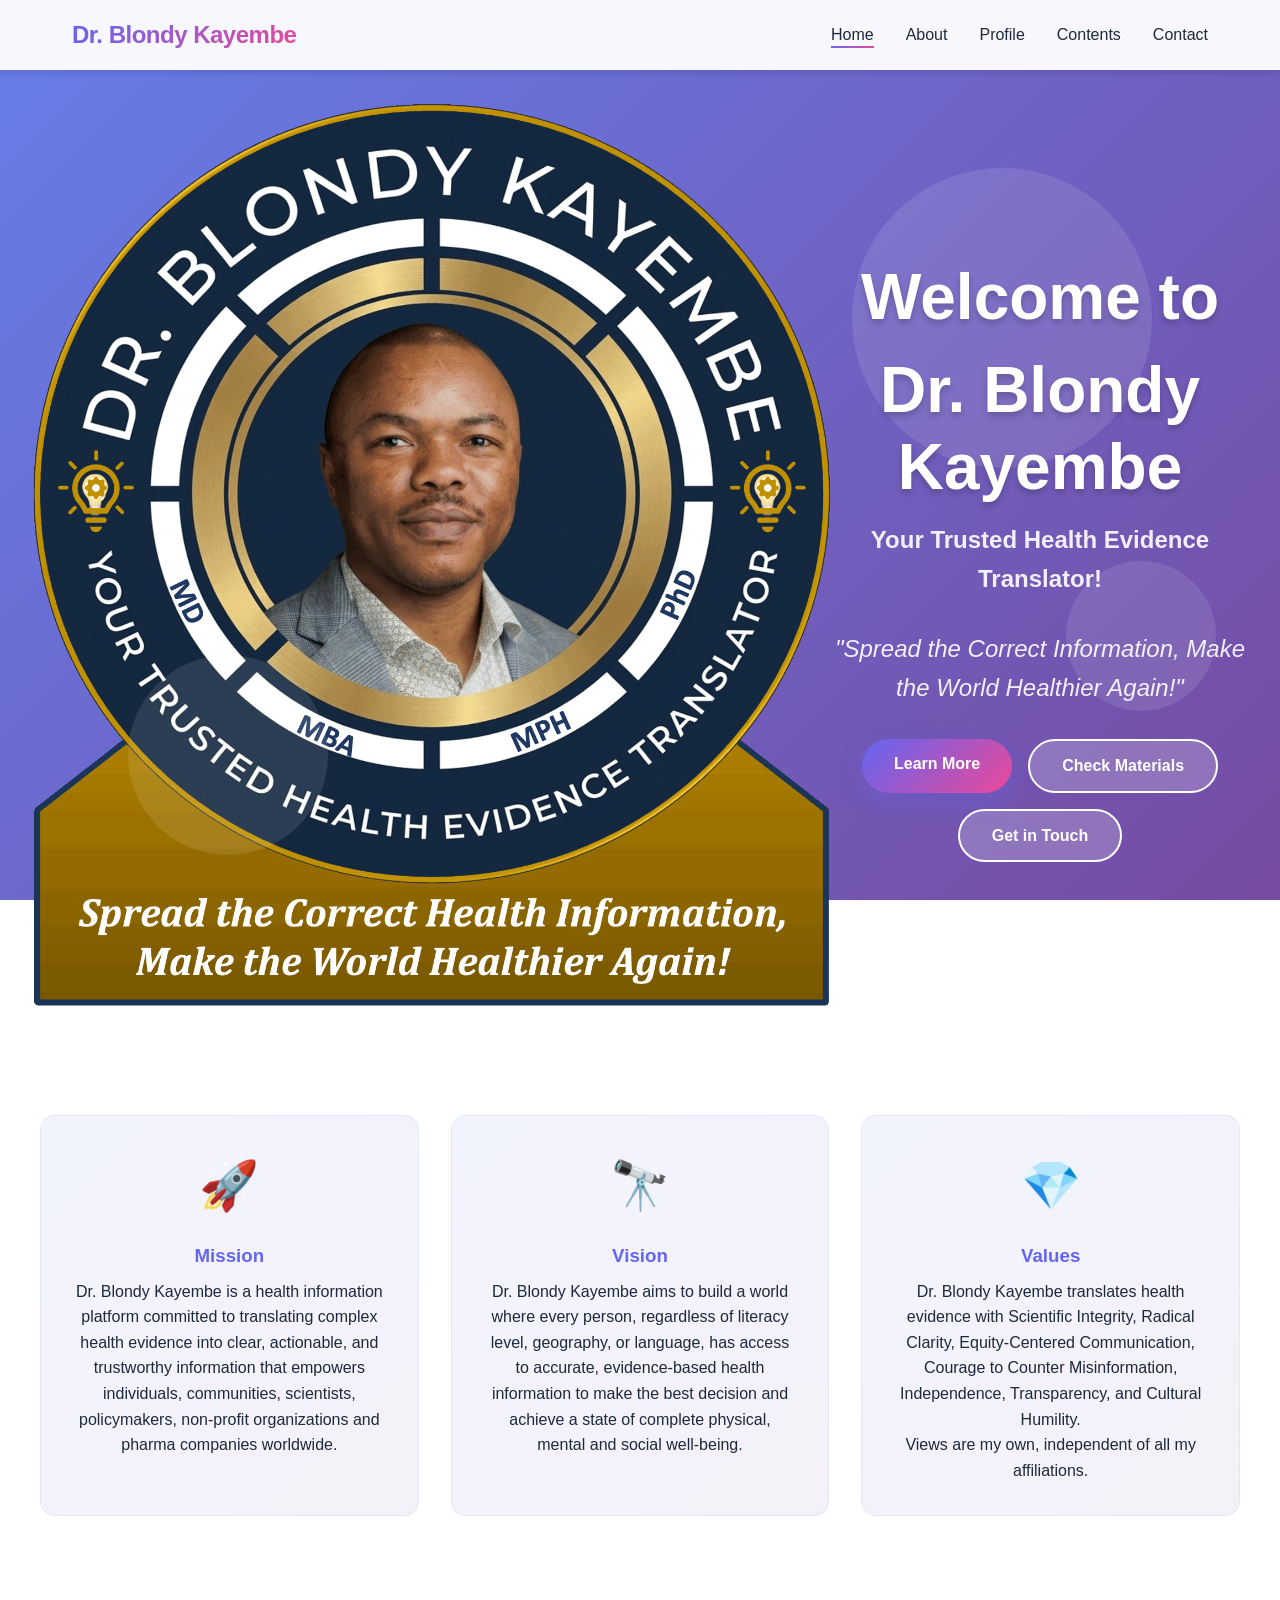
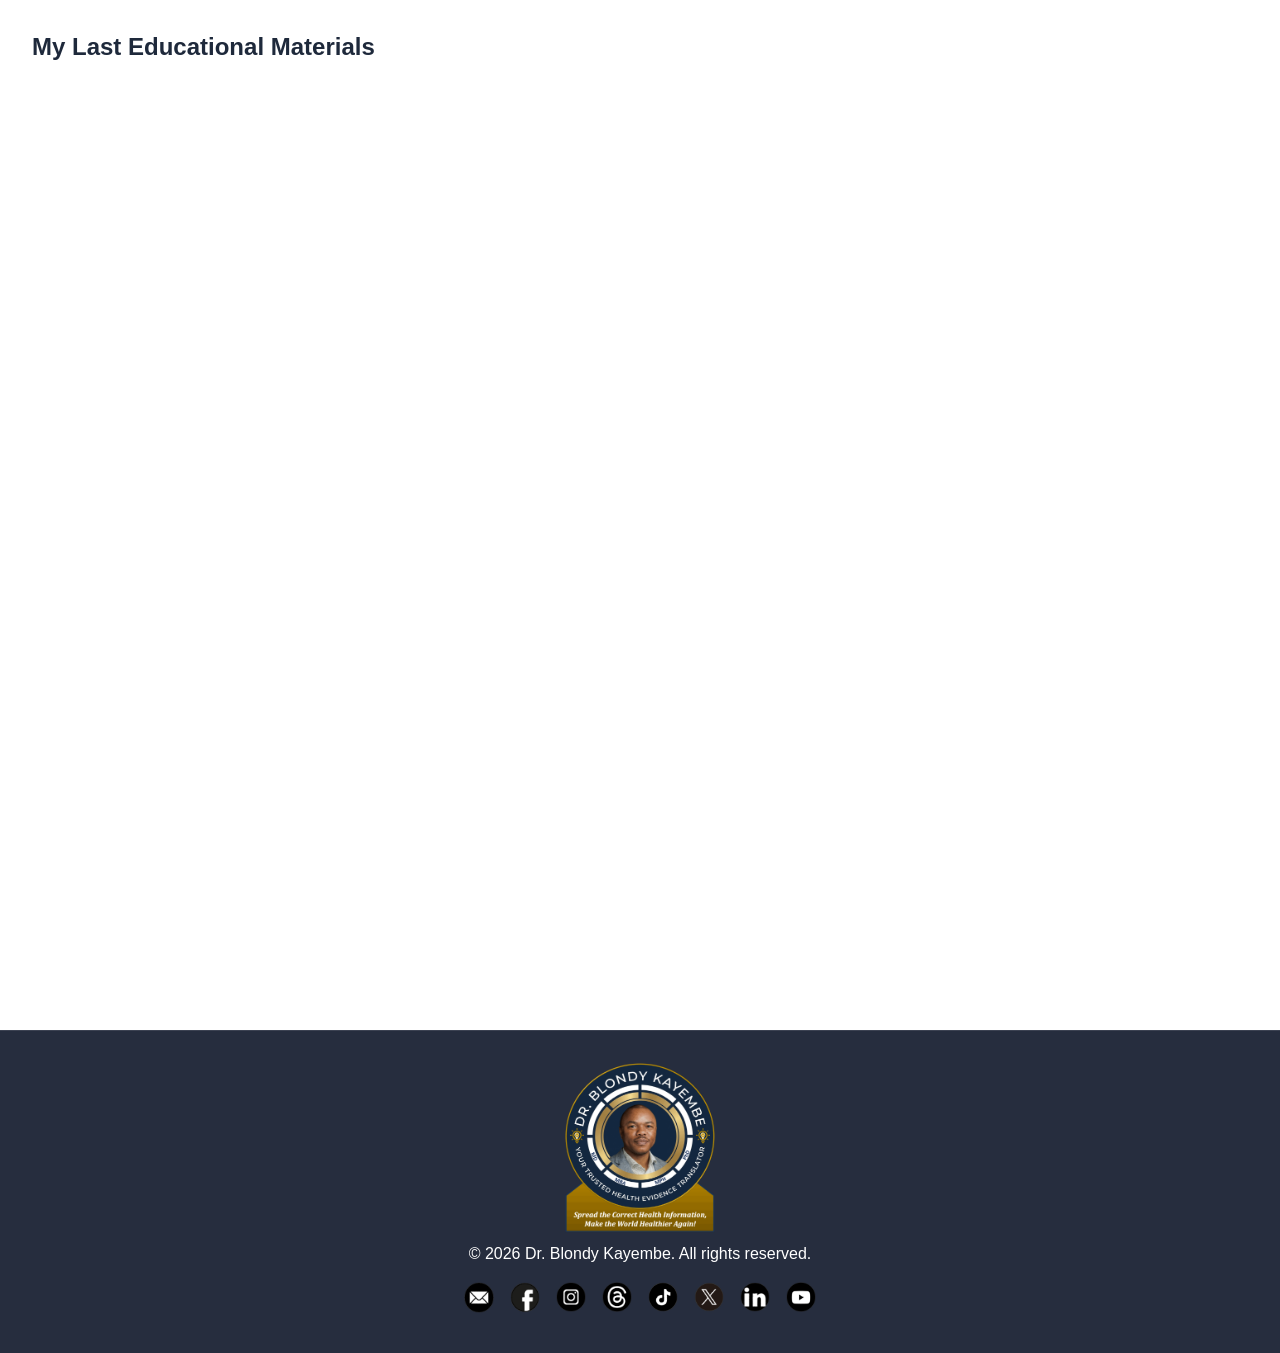
<file: index.html>
<!DOCTYPE html>
<html lang="en">
<head>
    <meta charset="UTF-8">
    <meta name="viewport" content="width=device-width, initial-scale=1.0">
    <title>Dr. Blondy Kayembe - Home</title>
    <link rel="stylesheet" href="styles.css">
</head>
<body>
    <nav class="navbar">
        <div class="nav-container">
            <a href="index.html" class="logo">Dr. Blondy Kayembe</a>
            <ul class="nav-menu">
                <li><a href="index.html" class="active">Home</a></li>
                <li><a href="about.html">About</a></li>
                <li><a href="profile.html">Profile</a></li>
                <li><a href="contents.html">Contents</a></li>
                <li><a href="contact.html">Contact</a></li>
            </ul>
        </div>
    </nav>

    <section class="hero">
        <div class="hero-content">
            <h1 class="hero-title">Welcome to</h1>
            <h1 class="hero-title">Dr. Blondy Kayembe</h1>
            <p class="hero-subtitle"><b>Your Trusted Health Evidence Translator!</b></p>
            <p class="hero-subtitle"><i>"Spread the Correct Information, Make the World Healthier Again!"</i></p>
            <div class="hero-buttons">
                <a href="about.html" class="btn btn-primary">Learn More</a>
                <a href="contents.html" class="btn btn-secondary">Check Materials</a>
                <a href="contact.html" class="btn btn-secondary">Get in Touch</a>
            </div>
        </div>
        <div class="hero-image">
            <img width="800" height="auto" src="/assets/logos/Final.Logo.2.gif" alt="" class="profile-image">
        </div>
        <div class="hero-decoration">
            <div class="floating-shape shape-1"></div>
            <div class="floating-shape shape-2"></div>
            <div class="floating-shape shape-3"></div>
        </div>
    </section>

    <section class="highlights">
        <div class="highlights-container">
            <div class="highlight-card">
                <div class="card-icon">🚀</div>
                <h3>Mission</h3>
                <p>Dr. Blondy Kayembe is a health information platform committed to translating complex health evidence into clear, actionable, 
                    and trustworthy information that empowers individuals, communities, scientists, policymakers, 
                    non-profit organizations and pharma companies worldwide.</p>
            </div>
            <div class="highlight-card">
                <div class="card-icon">🔭</div>
                <h3>Vision</h3>
                <p>Dr. Blondy Kayembe aims to build a world where every person, regardless of literacy level, 
                    geography, or language, has access to accurate, evidence-based health information to make 
                    the best decision and achieve a state of complete physical, mental and social well-being.</p>
            </div>
            <div class="highlight-card">
                <div class="card-icon">💎</div>
                <h3>Values</h3>
                <p>Dr. Blondy Kayembe translates health evidence with Scientific Integrity, Radical Clarity, Equity-Centered 
                    Communication, Courage to Counter Misinformation, Independence, Transparency, and Cultural Humility.</p>
				<p>Views are my own, independent of all my affiliations.</p>
            </div>
        </div>
    </section>

	<!-- Section LinkedIn -->
	<section class="linkedin-embed">
		<header class="major">
			<h2>My Last Educational Materials</h2>
		</header>
		<div class="linkedin-posts">
			<iframe id= linkedin-post-1 src="https://www.linkedin.com/embed/feed/update/urn:li:share:?collapsed=1" height="450" width="404" frameborder="0" allowfullscreen="" title="Post intégré 1"></iframe>
			<iframe id= linkedin-post-2 src="https://www.linkedin.com/embed/feed/update/urn:li:share:?collapsed=1" height="450" width="404" frameborder="0" allowfullscreen="" title="Post intégré 2"></iframe>
			<iframe id= linkedin-post-3 src="https://www.linkedin.com/embed/feed/update/urn:li:share:?collapsed=1" height="450" width="404" frameborder="0" allowfullscreen="" title="Post intégré 3"></iframe>
		</div>
	</section>
	
    <footer>
		<div style="display: flex; align-items: center; justify-content: center; gap: 10px;">
			<a href="https://drblondykayembe.com" target="_blank">
				<img src="/assets/logos/Final.Logo.2.gif" alt="Logo" style="width: 150px; height: auto"></a>
		</div>
        <p>&copy; 2026 Dr. Blondy Kayembe. All rights reserved.</p>
        <div class="footer-links">
            <p><a href="mailto:contact@drblondykayembe.com" target="_blank">
					<img src="/assets/logos/Mail.gif" alt="Mail" style="width: 30px; height: auto; cursor: pointer;"></a>
                <a href="https://www.facebook.com/drblondykayembe" target="_blank">
					<img src="/assets/logos/Facebook.gif" alt="Facebook" style="width: 30px; height: auto; cursor: pointer;"></a>
				<a href="https://www.instagram.com/@drblondykayembe" target="_blank">
					<img src="/assets/logos/Instagram2.gif" alt="Instagram" style="width: 30px; height: auto; cursor: pointer;"></a>
				<a href="https://www.threads.com/@drblondykayembe" target="_blank">
					<img src="/assets/logos/Threads2.gif" alt="Threads" style="width: 30px; height: auto; cursor: pointer;"></a>
				<a href="https://www.tiktok.com/@drblondykayembe" target="_blank">
					<img src="/assets/logos/TikTok.gif" alt="TikTok" style="width: 30px; height: auto; cursor: pointer;"></a>
				<a href="https://www.x.com/drblondykayembe" target="_blank">
					<img src="/assets/logos/Twitter.gif" alt="Twitter" style="width: 30px; height: auto; cursor: pointer;"></a>
				<a href="https://www.linkedin.com/in/drblondykayembe" target="_blank">
					<img src="/assets/logos/LinkedIn2.gif" alt="LinkedIn" style="width: 30px; height: auto; cursor: pointer;"></a>
				<a href="https://www.youtube.com/@drblondykayembe" target="_blank">
					<img src="/assets/logos/YouTube2.gif" alt="YouTube" style="width: 30px; height: auto; cursor: pointer;"></a>
            </p>
        </div>
	
    </footer>
</body>
</html>
</file>
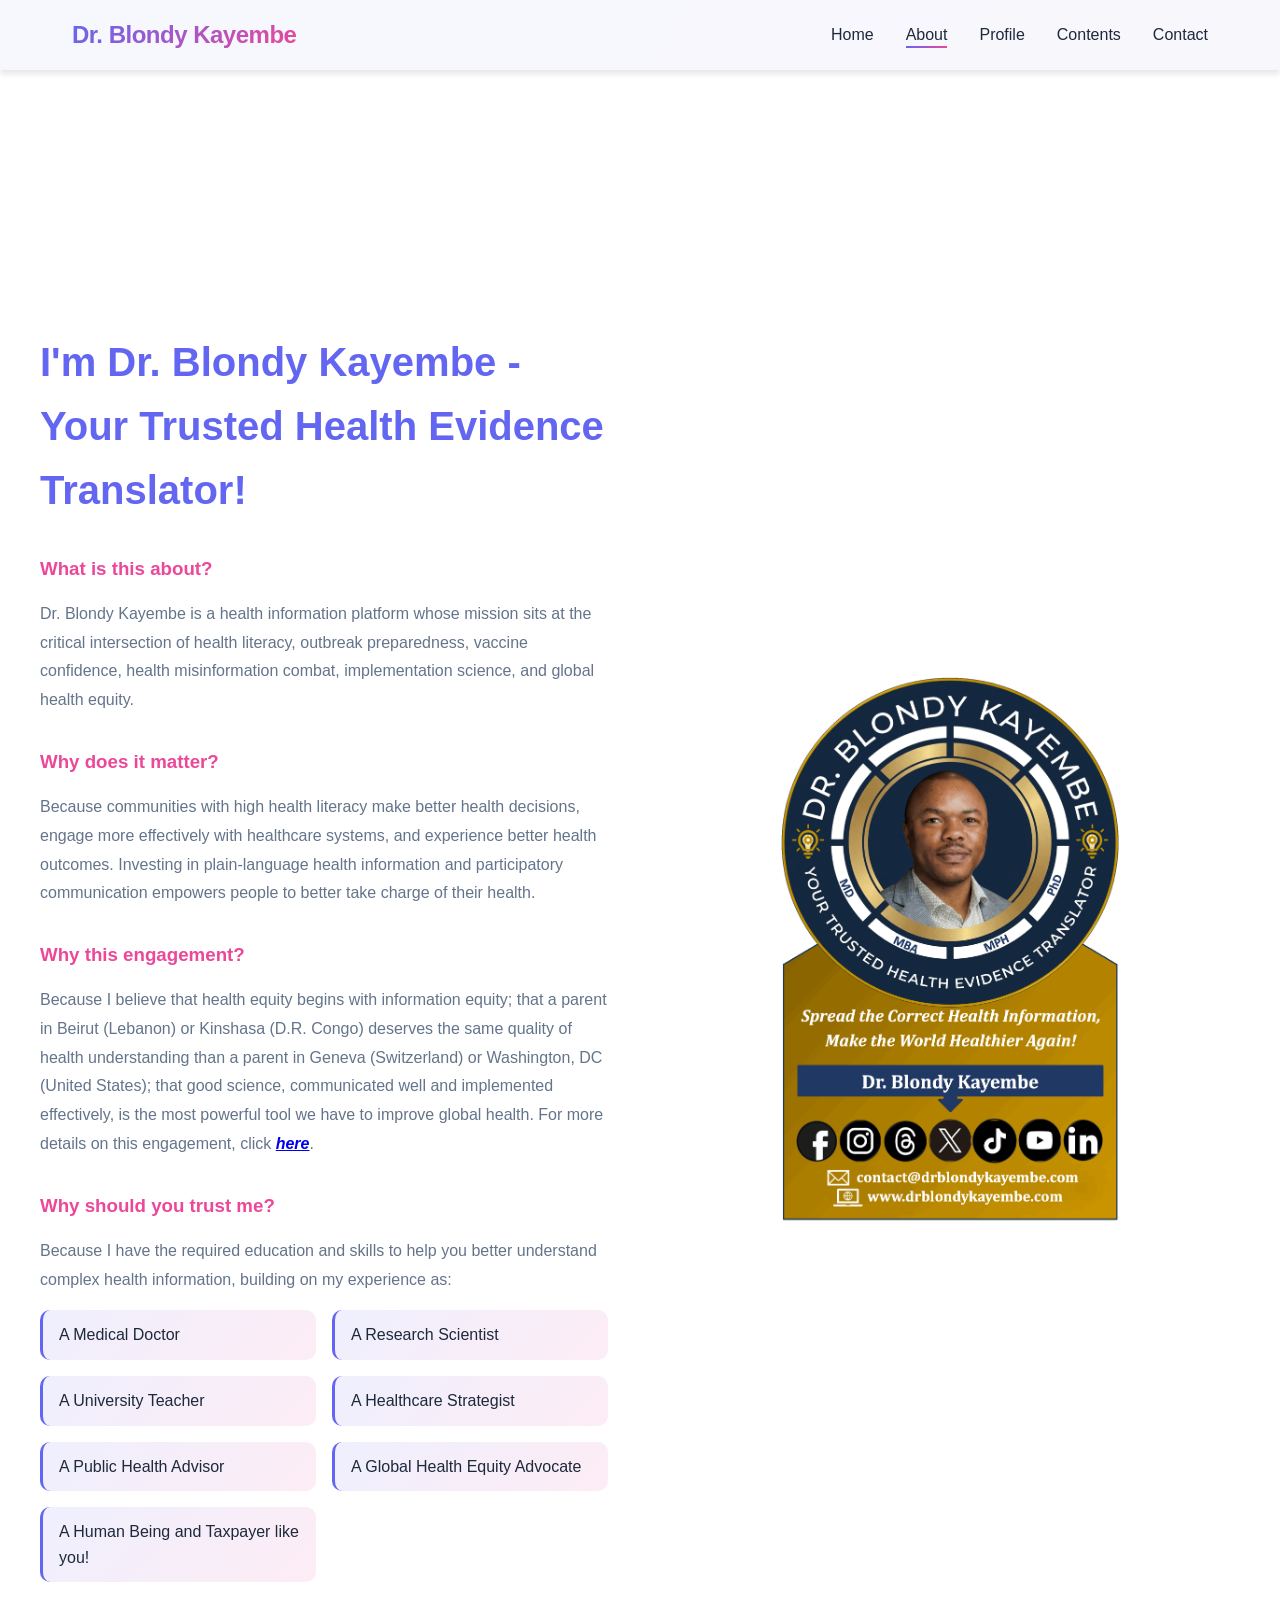
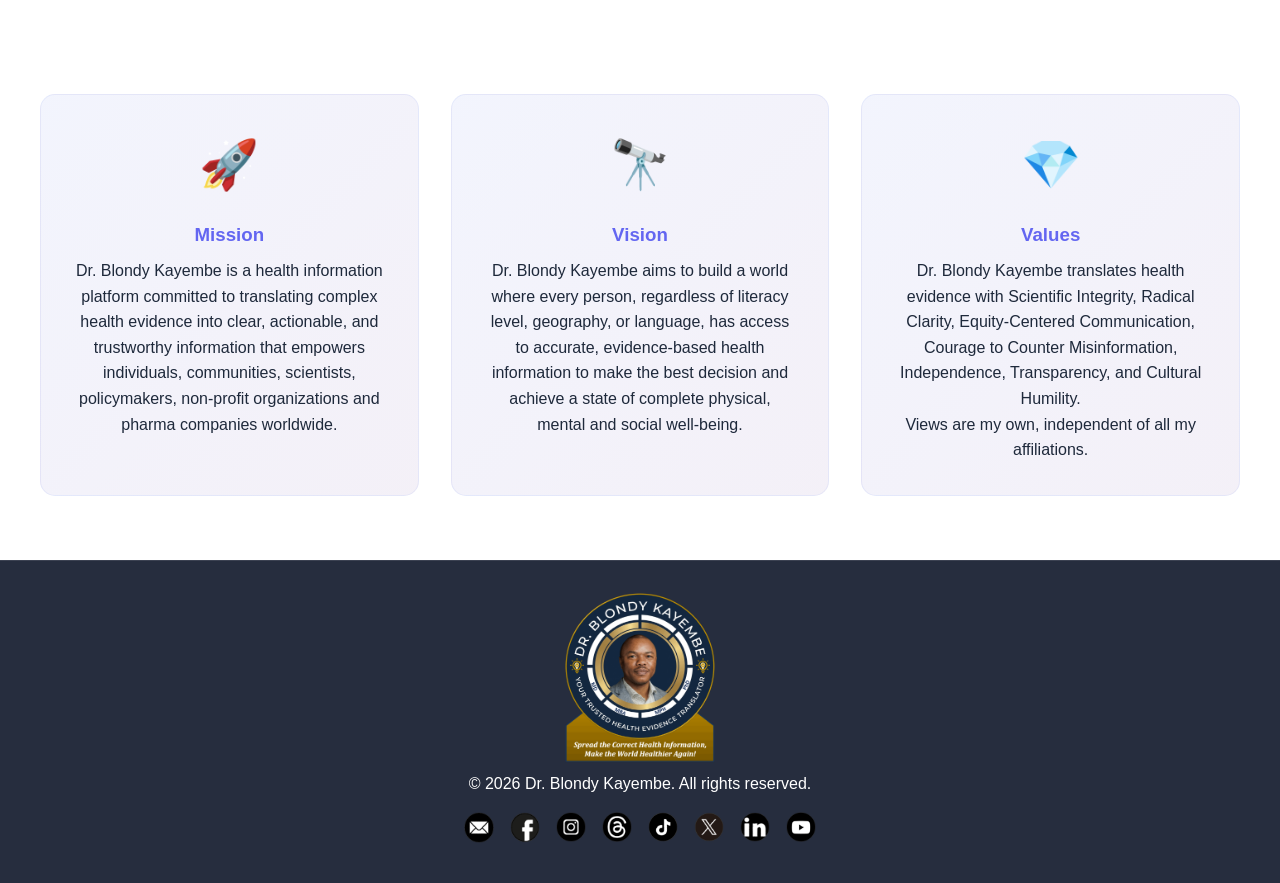
<file: about.html>
<!DOCTYPE html>
<html lang="en">
<head>
    <meta charset="UTF-8">
    <meta name="viewport" content="width=device-width, initial-scale=1.0">
    <title>About - Dr. Blondy Kayembe</title>
    <link rel="stylesheet" href="styles.css">
</head>
<body>
    <nav class="navbar">
        <div class="nav-container">
            <a href="index.html" class="logo">Dr. Blondy Kayembe</a>
            <ul class="nav-menu">
                <li><a href="index.html">Home</a></li>
                <li><a href="about.html" class="active">About</a></li>
                 <li><a href="profile.html">Profile</a></li>
                <li><a href="contents.html">Contents</a></li>
                <li><a href="contact.html">Contact</a></li>
            </ul>
        </div>
    </nav>

    <section class="page-header">
        <h1>About</h1>
        <p class="page-subtitle">Get to know who I am.</p>
    </section>

    <section class="about-content">
        <div class="about-container">
            <div class="about-text">
                <h2>I'm Dr. Blondy Kayembe - Your Trusted Health Evidence Translator!</h2>
                <h3>What is this about?</h3>
                <p>Dr. Blondy Kayembe is a health information platform whose mission sits at the critical intersection of 
                    health literacy, outbreak preparedness, vaccine confidence, health misinformation combat, implementation 
                    science, and global health equity.</p>
				
                <h3>Why does it matter?</h3>
                <p>Because communities with high health literacy make better health decisions, engage more effectively with 
					healthcare systems, and experience better health outcomes. Investing in plain-language health information 
					and participatory communication empowers people to better take charge of their health. </p>
				
                <h3>Why this engagement?</h3>
                <p>Because I believe that health equity begins with information equity; that a parent in Beirut (Lebanon) or 
                    Kinshasa (D.R. Congo) deserves the same quality of health understanding than a parent in Geneva (Switzerland) 
                    or Washington, DC (United States); that good science, communicated well and implemented effectively, 
                    is the most powerful tool we have to improve global health. For more details on this engagement, 
                    click <a href="https://youtube.com/@drblondykayembe" target="_blank"> <strong><i>here</i></strong></a>.
                </p>

                <h3>Why should you trust me?</h3>
                <p>Because I have the required education and skills to help you better understand complex health information, 
                    building on my experience as:</p>
                
                <ul class="skills-list">
                    <li>A Medical Doctor</li>
                    <li>A Research Scientist</li>
                    <li>A University Teacher</li>
                    <li>A Healthcare Strategist</li>
                    <li>A Public Health Advisor</li>
                    <li>A Global Health Equity Advocate</li>
                    <li>A Human Being and Taxpayer like you!</li>
                </ul>
            </div>
            <div class="about-visual">
                <div class="profile-container">
                    <a href="https://drblondykayembe.com" target="_blank">
						<img src="/assets/logos/Final.Logo.3.gif" alt="Logo" style="width: 350px; height: auto"></a>
                </div>
            </div>
        </div>
    </section>

	<section class="highlights">
        <div class="highlights-container">
            <div class="highlight-card">
                <div class="card-icon">🚀</div>
                <h3>Mission</h3>
                <p>Dr. Blondy Kayembe is a health information platform committed to translating complex health evidence into clear, actionable, 
                    and trustworthy information that empowers individuals, communities, scientists, policymakers, 
                    non-profit organizations and pharma companies worldwide.</p>
            </div>
            <div class="highlight-card">
                <div class="card-icon">🔭</div>
                <h3>Vision</h3>
                <p>Dr. Blondy Kayembe aims to build a world where every person, regardless of literacy level, 
                    geography, or language, has access to accurate, evidence-based health information to make 
                    the best decision and achieve a state of complete physical, mental and social well-being.</p>
            </div>
            <div class="highlight-card">
                <div class="card-icon">💎</div>
                <h3>Values</h3>
                <p>Dr. Blondy Kayembe translates health evidence with Scientific Integrity, Radical Clarity, Equity-Centered 
                    Communication, Courage to Counter Misinformation, Independence, Transparency, and Cultural Humility.</p>
				<p>Views are my own, independent of all my affiliations.</p>
            </div>
        </div>
    </section>
	
    <footer>
		<div style="display: flex; align-items: center; justify-content: center; gap: 10px;">
			<a href="https://drblondykayembe.com" target="_blank">
				<img src="/assets/logos/Final.Logo.2.gif" alt="Logo" style="width: 150px; height: auto"></a>
		</div>
        <p>&copy; 2026 Dr. Blondy Kayembe. All rights reserved.</p>
        <div class="footer-links">
            <p><a href="mailto:contact@drblondykayembe.com" target="_blank">
					<img src="/assets/logos/Mail.gif" alt="Mail" style="width: 30px; height: auto; cursor: pointer;"></a>
                <a href="https://www.facebook.com/drblondykayembe" target="_blank">
					<img src="/assets/logos/Facebook.gif" alt="Facebook" style="width: 30px; height: auto; cursor: pointer;"></a>
				<a href="https://www.instagram.com/@drblondykayembe" target="_blank">
					<img src="/assets/logos/Instagram2.gif" alt="Instagram" style="width: 30px; height: auto; cursor: pointer;"></a>
				<a href="https://www.threads.com/@drblondykayembe" target="_blank">
					<img src="/assets/logos/Threads2.gif" alt="Threads" style="width: 30px; height: auto; cursor: pointer;"></a>
				<a href="https://www.tiktok.com/@drblondykayembe" target="_blank">
					<img src="/assets/logos/TikTok.gif" alt="TikTok" style="width: 30px; height: auto; cursor: pointer;"></a>
				<a href="https://www.x.com/drblondykayembe" target="_blank">
					<img src="/assets/logos/Twitter.gif" alt="Twitter" style="width: 30px; height: auto; cursor: pointer;"></a>
				<a href="https://www.linkedin.com/in/drblondykayembe" target="_blank">
					<img src="/assets/logos/LinkedIn2.gif" alt="LinkedIn" style="width: 30px; height: auto; cursor: pointer;"></a>
				<a href="https://www.youtube.com/@drblondykayembe" target="_blank">
					<img src="/assets/logos/YouTube2.gif" alt="YouTube" style="width: 30px; height: auto; cursor: pointer;"></a>
            </p>
        </div>
    </footer>
</body>
</html>
</file>
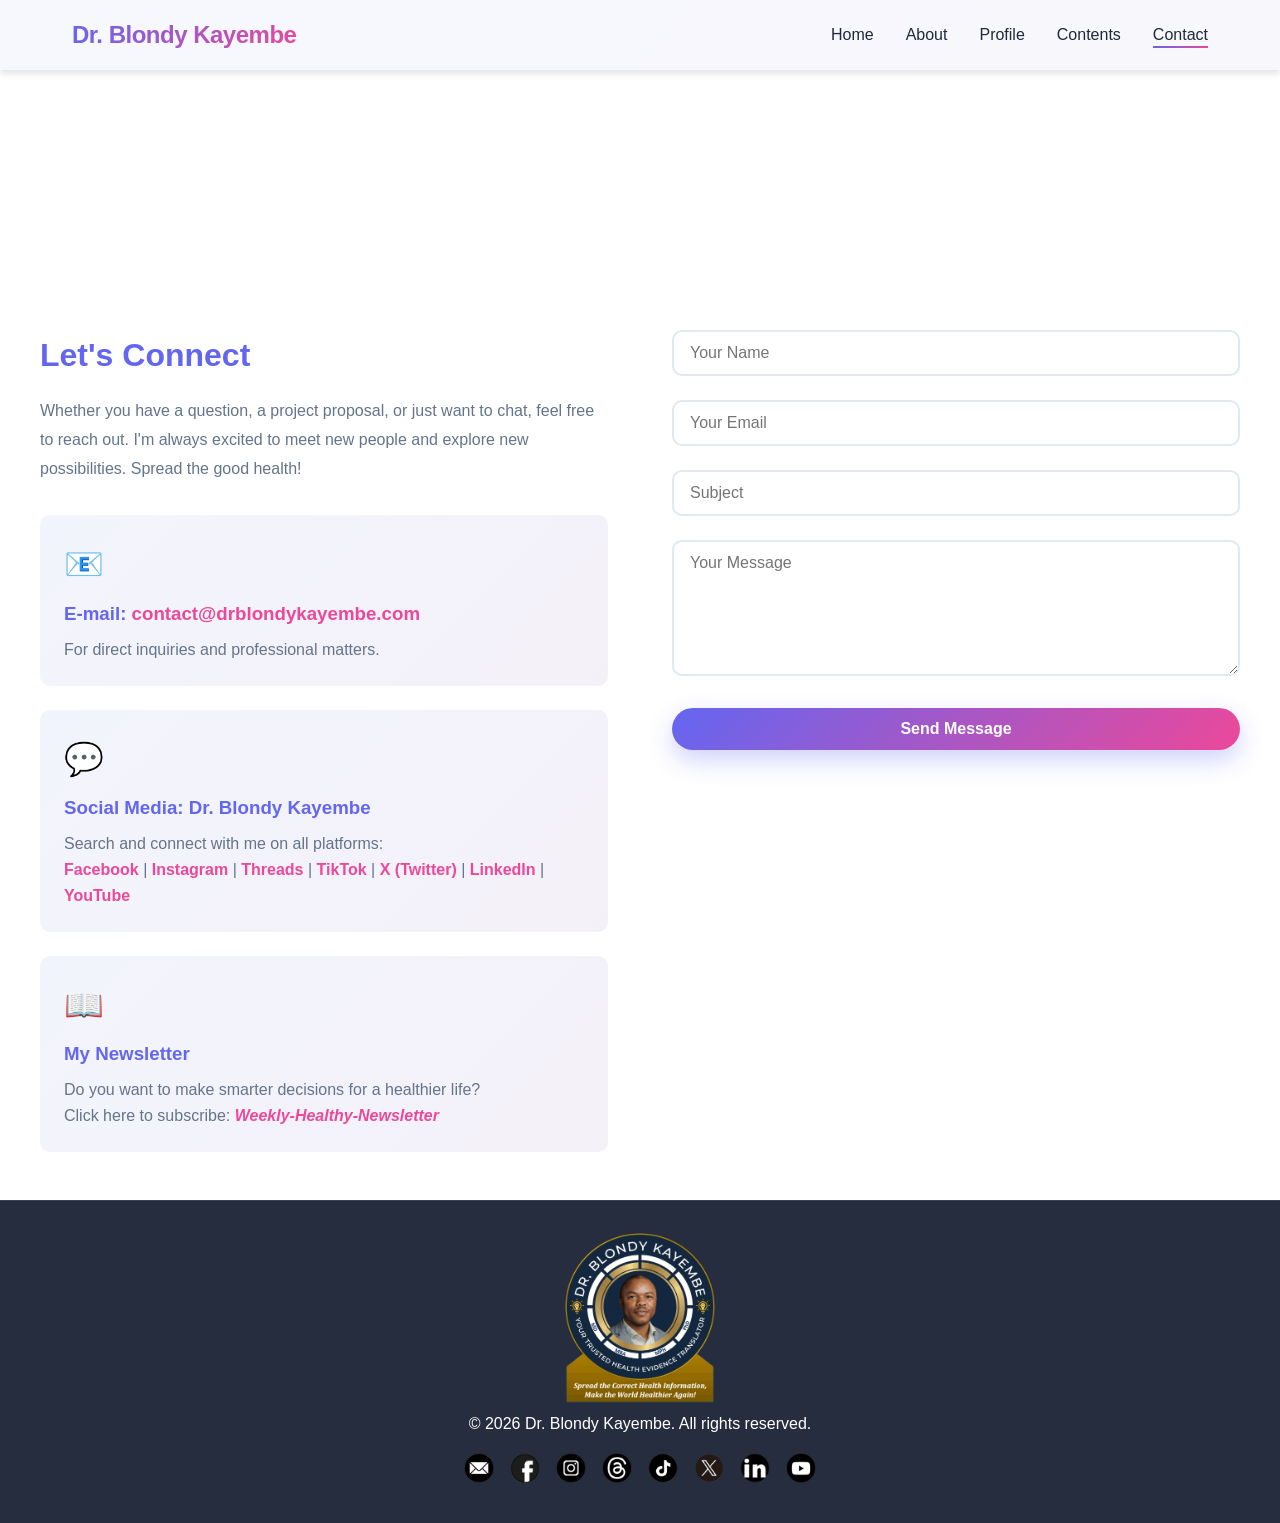
<file: contact.html>
<!DOCTYPE html>
<html lang="en">
<head>
    <meta charset="UTF-8">
    <meta name="viewport" content="width=device-width, initial-scale=1.0">
    <title>Contact - drblondykayembe</title>
    <link rel="stylesheet" href="styles.css">
</head>
<body>
    <nav class="navbar">
        <div class="nav-container">
            <a href="index.html" class="logo">Dr. Blondy Kayembe</a>
            <ul class="nav-menu">
                <li><a href="index.html">Home</a></li>
                <li><a href="about.html">About</a></li>
                <li><a href="profile.html">Profile</a></li>
                <li><a href="contents.html">Contents</a></li>
                <li><a href="contact.html" class="active">Contact</a></li>
            </ul>
        </div>
    </nav>

    <section class="page-header">
        <h1>Get in Touch</h1>
        <p class="page-subtitle">I'd love to hear from you</p>
    </section>

    <section class="contact-section">
        <div class="contact-container">
            <div class="contact-info">
                <h2>Let's Connect</h2>
                <p>Whether you have a question, a project proposal, or just want to chat, feel free to reach out. I'm always excited to meet new people and explore new possibilities. Spread the good health!</p>
                
                <div class="contact-methods">
                    <div class="contact-method">
                        <div class="method-icon">📧</div>
                        <h3>E-mail: <a href="mailto:contact@drblondykayembe.com" target="_blank">contact@drblondykayembe.com</a></h3>
                        <p>For direct inquiries and professional matters.</p>
                    </div>
                    
                    <div class="contact-method">
                        <div class="method-icon">💬</div>
                        <h3>Social Media: Dr. Blondy Kayembe</h3>
                        <p>Search and connect with me on all platforms:</p>
                        <p><a href="https://www.facebook.com/drblondykayembe" target="_blank">Facebook</a> | 
                            <a href="https://www.instagram.com/@drblondykayembe" target="_blank">Instagram</a> | 
                            <a href="https://www.threads.com/@drblondykayembe" target="_blank">Threads</a> | 
                            <a href="https://www.tiktok.com/@drblondykayembe" target="_blank">TikTok</a> | 
                            <a href="https://www.x.com/drblondykayembe" target="_blank">X (Twitter)</a> | 
                            <a href="https://www.linkedin.com/in/drblondykayembe" target="_blank">LinkedIn</a> | 
                            <a href="https://www.youtube.com/@drblondykayembe" target="_blank">YouTube</a></p>
                    </div>
                    
                    <div class="contact-method">
                        <div class="method-icon">📖</div>
                        <h3>My Newsletter</h3>
                        <p>Do you want to make smarter decisions for a healthier life?</p> 
                        <p>Click here to subscribe: <a href="https://substack.com/@drblondykayembe" target="_blank"><i>Weekly-Healthy-Newsletter</i></a></p>
                    </div>
                </div>
            </div>

            <form class="contact-form" id="contactForm">
                <div class="form-group">
                    <input type="text" id="name" placeholder="Your Name" required>
                </div>
                <div class="form-group">
                    <input type="email" id="email" placeholder="Your Email" required>
                </div>
                <div class="form-group">
                    <input type="text" id="subject" placeholder="Subject">
                </div>
                <div class="form-group">
                    <textarea id="message" placeholder="Your Message" rows="6" required></textarea>
                </div>
                <button type="submit" class="btn btn-primary" id="submitBtn">Send Message</button>
                <div id="formMessage" class="form-message"></div>
            </form>
        </div>
    </section>

    <footer>
		<div style="display: flex; align-items: center; justify-content: center; gap: 10px;">
			<a href="https://drblondykayembe.com" target="_blank">
				<img src="/assets/logos/Final.Logo.2.gif" alt="Logo" style="width: 150px; height: auto"></a>
		</div>
        <p>&copy; 2026 Dr. Blondy Kayembe. All rights reserved.</p>
        <div class="footer-links">
            <p><a href="mailto:contact@drblondykayembe.com" target="_blank">
					<img src="/assets/logos/Mail.gif" alt="Mail" style="width: 30px; height: auto; cursor: pointer;"></a>
                <a href="https://www.facebook.com/drblondykayembe" target="_blank">
					<img src="/assets/logos/Facebook.gif" alt="Facebook" style="width: 30px; height: auto; cursor: pointer;"></a>
				<a href="https://www.instagram.com/@drblondykayembe" target="_blank">
					<img src="/assets/logos/Instagram2.gif" alt="Instagram" style="width: 30px; height: auto; cursor: pointer;"></a>
				<a href="https://www.threads.com/@drblondykayembe" target="_blank">
					<img src="/assets/logos/Threads2.gif" alt="Threads" style="width: 30px; height: auto; cursor: pointer;"></a>
				<a href="https://www.tiktok.com/@drblondykayembe" target="_blank">
					<img src="/assets/logos/TikTok.gif" alt="TikTok" style="width: 30px; height: auto; cursor: pointer;"></a>
				<a href="https://www.x.com/drblondykayembe" target="_blank">
					<img src="/assets/logos/Twitter.gif" alt="Twitter" style="width: 30px; height: auto; cursor: pointer;"></a>
				<a href="https://www.linkedin.com/in/drblondykayembe" target="_blank">
					<img src="/assets/logos/LinkedIn2.gif" alt="LinkedIn" style="width: 30px; height: auto; cursor: pointer;"></a>
				<a href="https://www.youtube.com/@drblondykayembe" target="_blank">
					<img src="/assets/logos/YouTube2.gif" alt="YouTube" style="width: 30px; height: auto; cursor: pointer;"></a>
            </p>
        </div>
    </footer>

    <script>
        const contactForm = document.getElementById('contactForm');
        const formMessage = document.getElementById('formMessage');

        contactForm.addEventListener('submit', function(event) {
            event.preventDefault();

            // Collect form data
            const formData = {
                name: document.getElementById('name').value,
                email: document.getElementById('email').value,
                subject: document.getElementById('subject').value,
                message: document.getElementById('message').value,
                timestamp: new Date().toLocaleString()
            };

            // Get existing messages from local storage
            let allMessages = JSON.parse(localStorage.getItem('contactMessages')) || [];

            // Add new message to array
            allMessages.push(formData);

            // Save to local storage
            localStorage.setItem('contactMessages', JSON.stringify(allMessages));

            // Show success message
            formMessage.textContent = '✓ Message saved successfully! Thank you for reaching out.';
            formMessage.classList.add('success');
            formMessage.classList.remove('error');

            // Reset form
            contactForm.reset();

            // Clear message after 5 seconds
            setTimeout(() => {
                formMessage.textContent = '';
                formMessage.classList.remove('success');
            }, 5000);

            // Log to console for verification
            console.log('Message saved! Total messages:', allMessages.length);
            console.log('Latest message:', formData);
        });

        // Retrieve all stored messages (for development/testing)
        function viewAllMessages() {
            const messages = JSON.parse(localStorage.getItem('contactMessages')) || [];
            console.table(messages);
            return messages;
        }

        // Clear all messages (optional)
        function clearAllMessages() {
            localStorage.removeItem('contactMessages');
            console.log('All messages cleared');
        }

        // Display tip in console
        console.log('📝 Tip: Use viewAllMessages() to see all stored messages');
        console.log('🗑️  Tip: Use clearAllMessages() to delete all messages');
    </script>
</body>
</html>
</file>
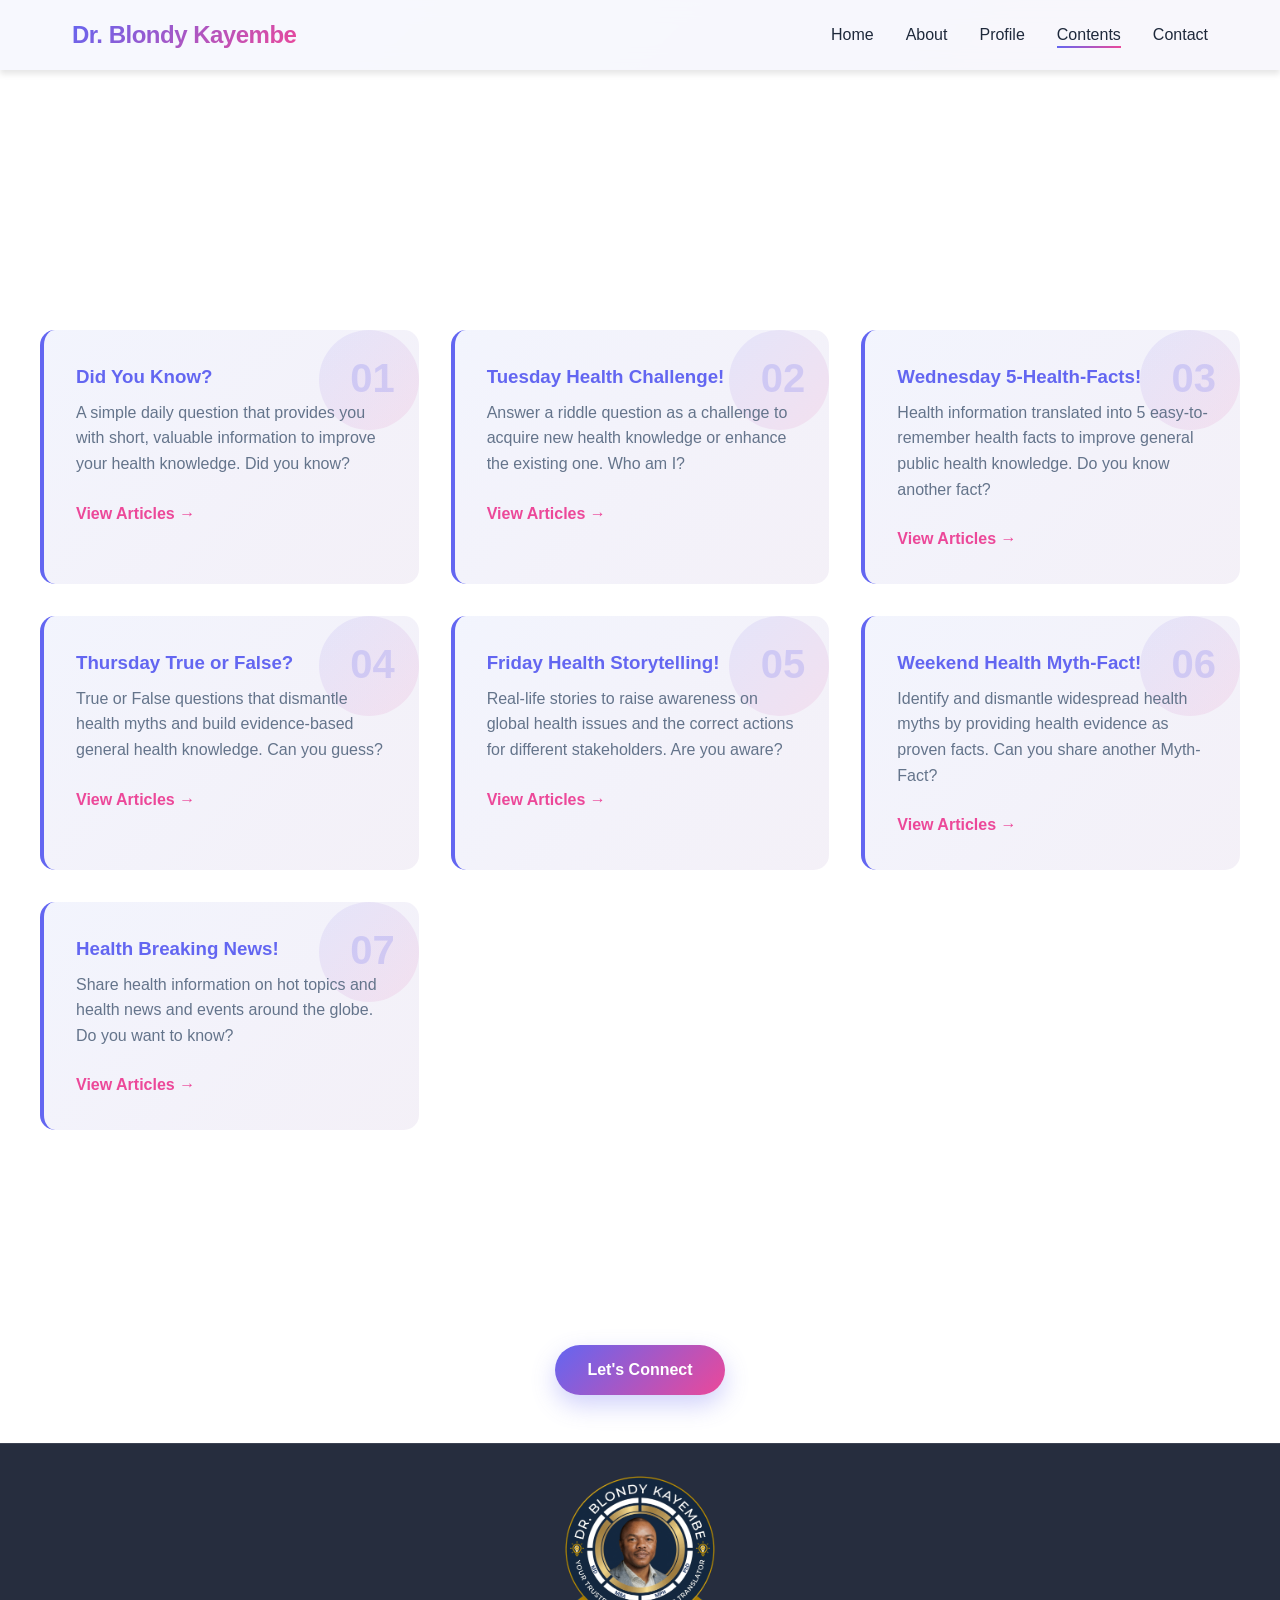
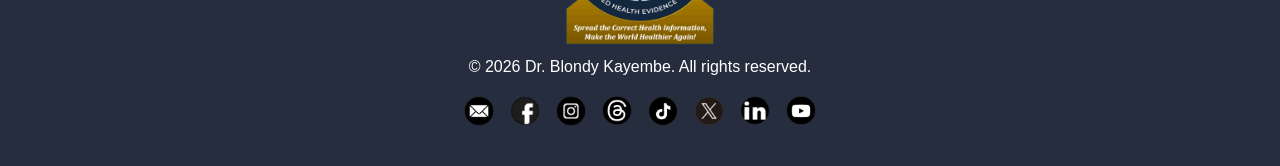
<file: contents.html>
<!DOCTYPE html>
<html lang="en">
<head>
    <meta charset="UTF-8">
    <meta name="viewport" content="width=device-width, initial-scale=1.0">
    <title>Contents - drblondykayembe</title>
    <link rel="stylesheet" href="styles.css">
</head>
<body>
    <nav class="navbar">
        <div class="nav-container">
            <a href="index.html" class="logo">Dr. Blondy Kayembe</a>
            <ul class="nav-menu">
                <li><a href="index.html">Home</a></li>
                <li><a href="about.html">About</a></li>
                <li><a href="profile.html">Profile</a></li>
                <li><a href="contents.html" class="active">Contents</a></li>
                <li><a href="contact.html">Contact</a></li>
            </ul>
        </div>
    </nav>

    <section class="page-header">
        <h1>My Contents</h1>
        <p class="page-subtitle">Explore my weekly health insights and resources</p>
    </section>

    <section class="contents-section">
        <div class="contents-container">
            
            <div class="content-item">
                <div class="content-number">01</div>
                <h3>Did You Know?</h3>
                <p>A simple daily question that provides you with short, valuable information to improve your health knowledge. Did you know?</p>
                <a href="content-details.html?category=did-you-know" class="content-link">View Articles →</a>
            </div>

            <div class="content-item">
                <div class="content-number">02</div>
                <h3>Tuesday Health Challenge!</h3>
                <p>Answer a riddle question as a challenge to acquire new health knowledge or enhance the existing one. Who am I?</p>
                <a href="content-details.html?category=health-challenge" class="content-link">View Articles →</a>
            </div>

            <div class="content-item">
                <div class="content-number">03</div>
                <h3>Wednesday 5-Health-Facts!</h3>
                <p>Health information translated into 5 easy-to-remember health facts to improve general public health knowledge. Do you know another fact?</p>
                <a href="content-details.html?category=5-health-facts" class="content-link">View Articles →</a>
            </div>

            <div class="content-item">
                <div class="content-number">04</div>
                <h3>Thursday True or False?</h3>
                <p>True or False questions that dismantle health myths and build evidence-based general health knowledge. Can you guess?</p>
                <a href="content-details.html?category=true-or-false" class="content-link">View Articles →</a>
            </div>

            <div class="content-item">
                <div class="content-number">05</div>
                <h3>Friday Health Storytelling!</h3>
                <p>Real-life stories to raise awareness on global health issues and the correct actions for different stakeholders. Are you aware?</p>
                <a href="content-details.html?category=health-storytelling" class="content-link">View Articles →</a>
            </div>

            <div class="content-item">
                <div class="content-number">06</div>
                <h3>Weekend Health Myth-Fact!</h3>
                <p>Identify and dismantle widespread health myths by providing health evidence as proven facts. Can you share another Myth-Fact?</p>
                <a href="content-details.html?category=myth-fact" class="content-link">View Articles →</a>
            </div>

            <div class="content-item">
                <div class="content-number">07</div>
                <h3>Health Breaking News!</h3>
                <p>Share health information on hot topics and health news and events around the globe. Do you want to know?</p>
                <a href="content-details.html?category=breaking-news" class="content-link">View Articles →</a>
            </div>

        </div>
    </section>

    <section class="cta-section">
        <h2>Interested in collaborating?</h2>
        <p>I'm always open to new opportunities and exciting projects</p>
        <a href="contact.html" class="btn btn-primary">Let's Connect</a>
    </section>

    <footer>
		<div style="display: flex; align-items: center; justify-content: center; gap: 10px;">
			<a href="https://drblondykayembe.com" target="_blank">
				<img src="/assets/logos/Final.Logo.2.gif" alt="Logo" style="width: 150px; height: auto"></a>
		</div>
        <p>&copy; 2026 Dr. Blondy Kayembe. All rights reserved.</p>
        <div class="footer-links">
            <p><a href="mailto:contact@drblondykayembe.com" target="_blank">
					<img src="/assets/logos/Mail.gif" alt="Mail" style="width: 30px; height: auto; cursor: pointer;"></a>
                <a href="https://www.facebook.com/drblondykayembe" target="_blank">
					<img src="/assets/logos/Facebook.gif" alt="Facebook" style="width: 30px; height: auto; cursor: pointer;"></a>
				<a href="https://www.instagram.com/@drblondykayembe" target="_blank">
					<img src="/assets/logos/Instagram2.gif" alt="Instagram" style="width: 30px; height: auto; cursor: pointer;"></a>
				<a href="https://www.threads.com/@drblondykayembe" target="_blank">
					<img src="/assets/logos/Threads2.gif" alt="Threads" style="width: 30px; height: auto; cursor: pointer;"></a>
				<a href="https://www.tiktok.com/@drblondykayembe" target="_blank">
					<img src="/assets/logos/TikTok.gif" alt="TikTok" style="width: 30px; height: auto; cursor: pointer;"></a>
				<a href="https://www.x.com/drblondykayembe" target="_blank">
					<img src="/assets/logos/Twitter.gif" alt="Twitter" style="width: 30px; height: auto; cursor: pointer;"></a>
				<a href="https://www.linkedin.com/in/drblondykayembe" target="_blank">
					<img src="/assets/logos/LinkedIn2.gif" alt="LinkedIn" style="width: 30px; height: auto; cursor: pointer;"></a>
				<a href="https://www.youtube.com/@drblondykayembe" target="_blank">
					<img src="/assets/logos/YouTube2.gif" alt="YouTube" style="width: 30px; height: auto; cursor: pointer;"></a>
            </p>
        </div>
    </footer>

    <script src="content-loader.js"></script>
</body>
</html>
</file>
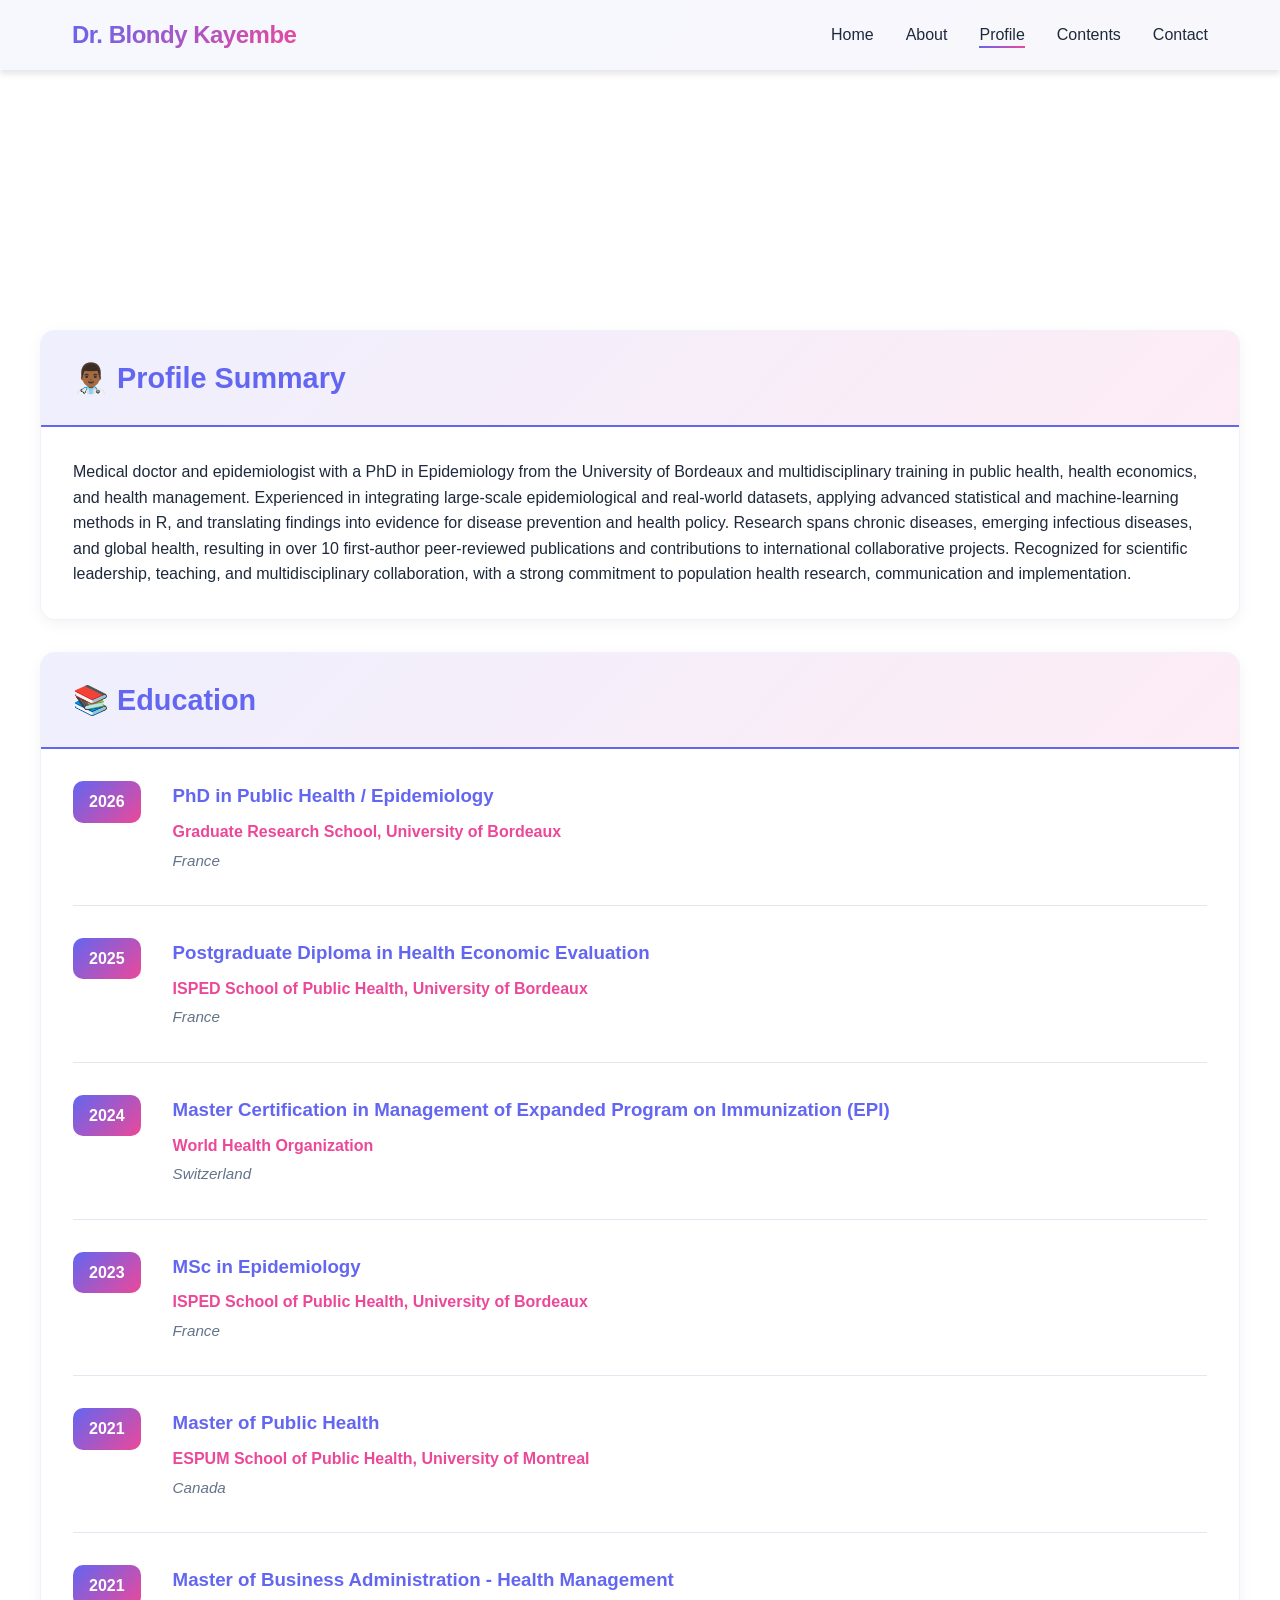
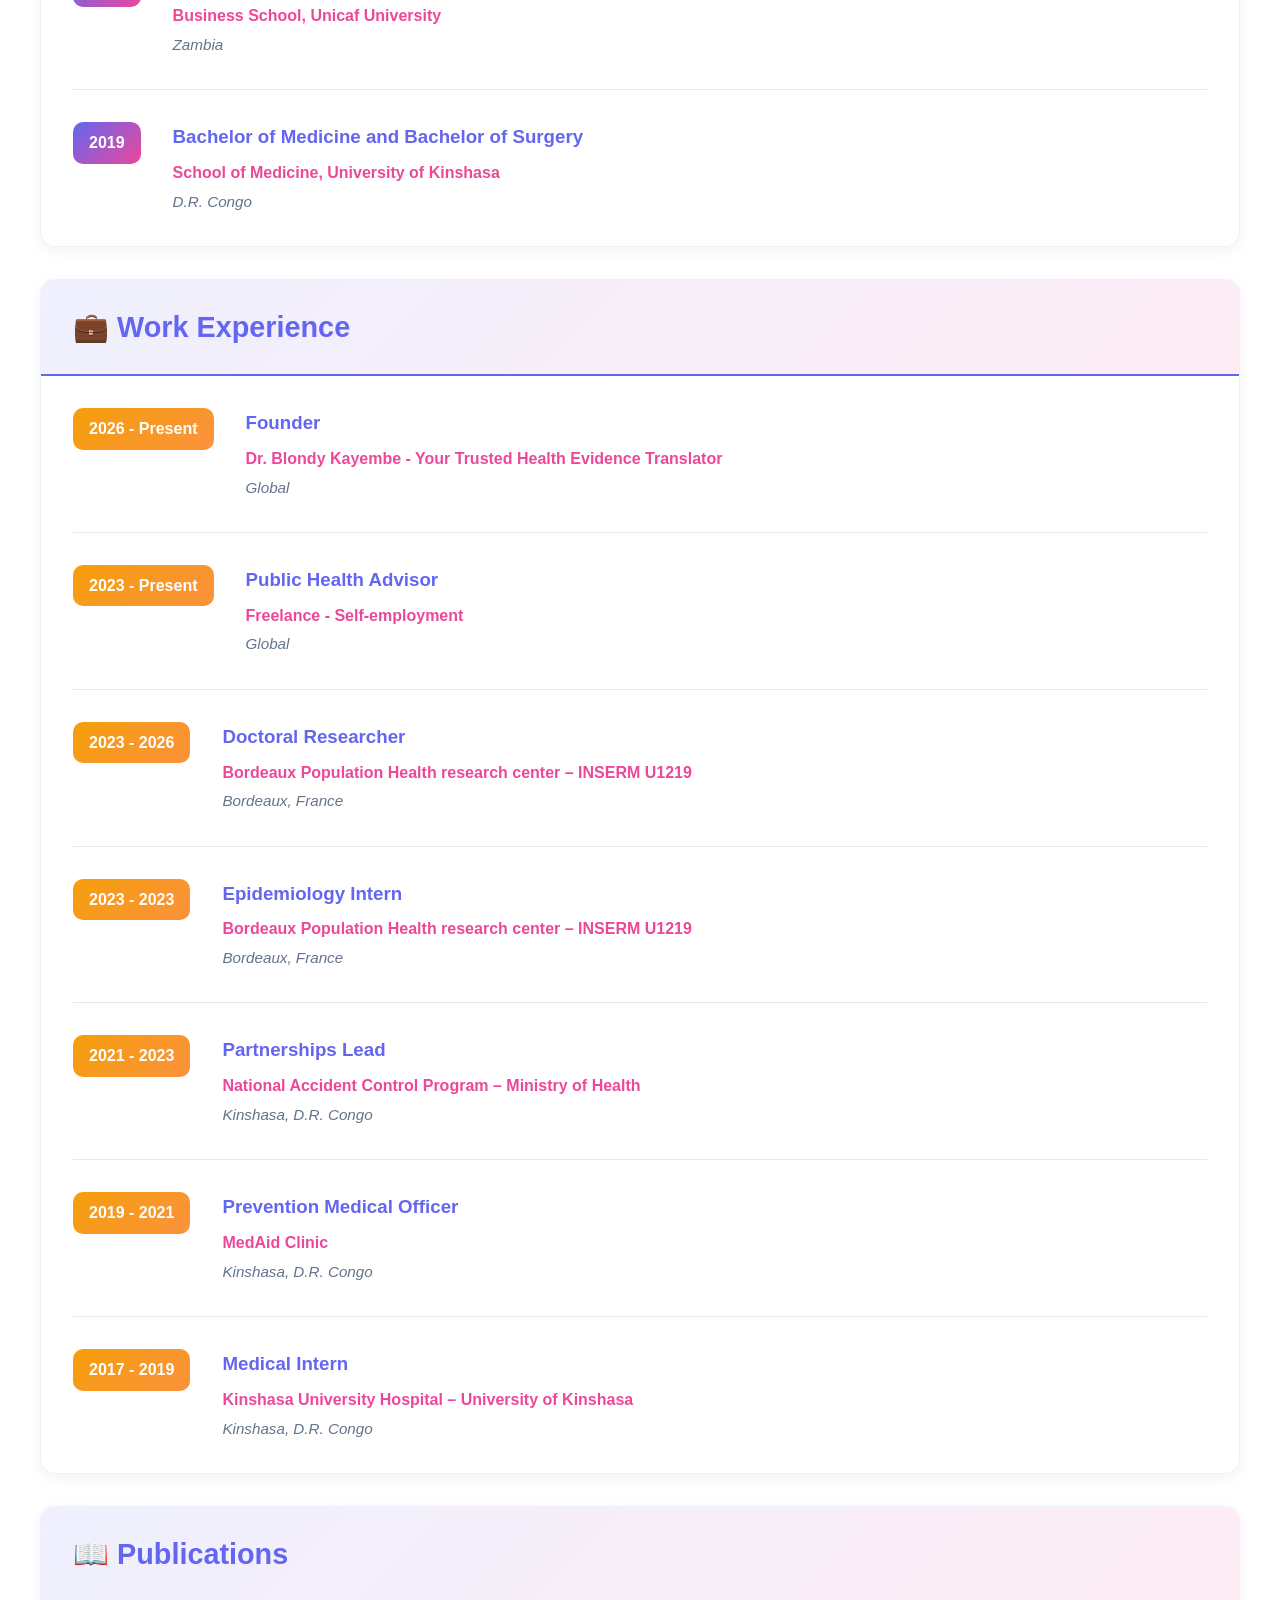
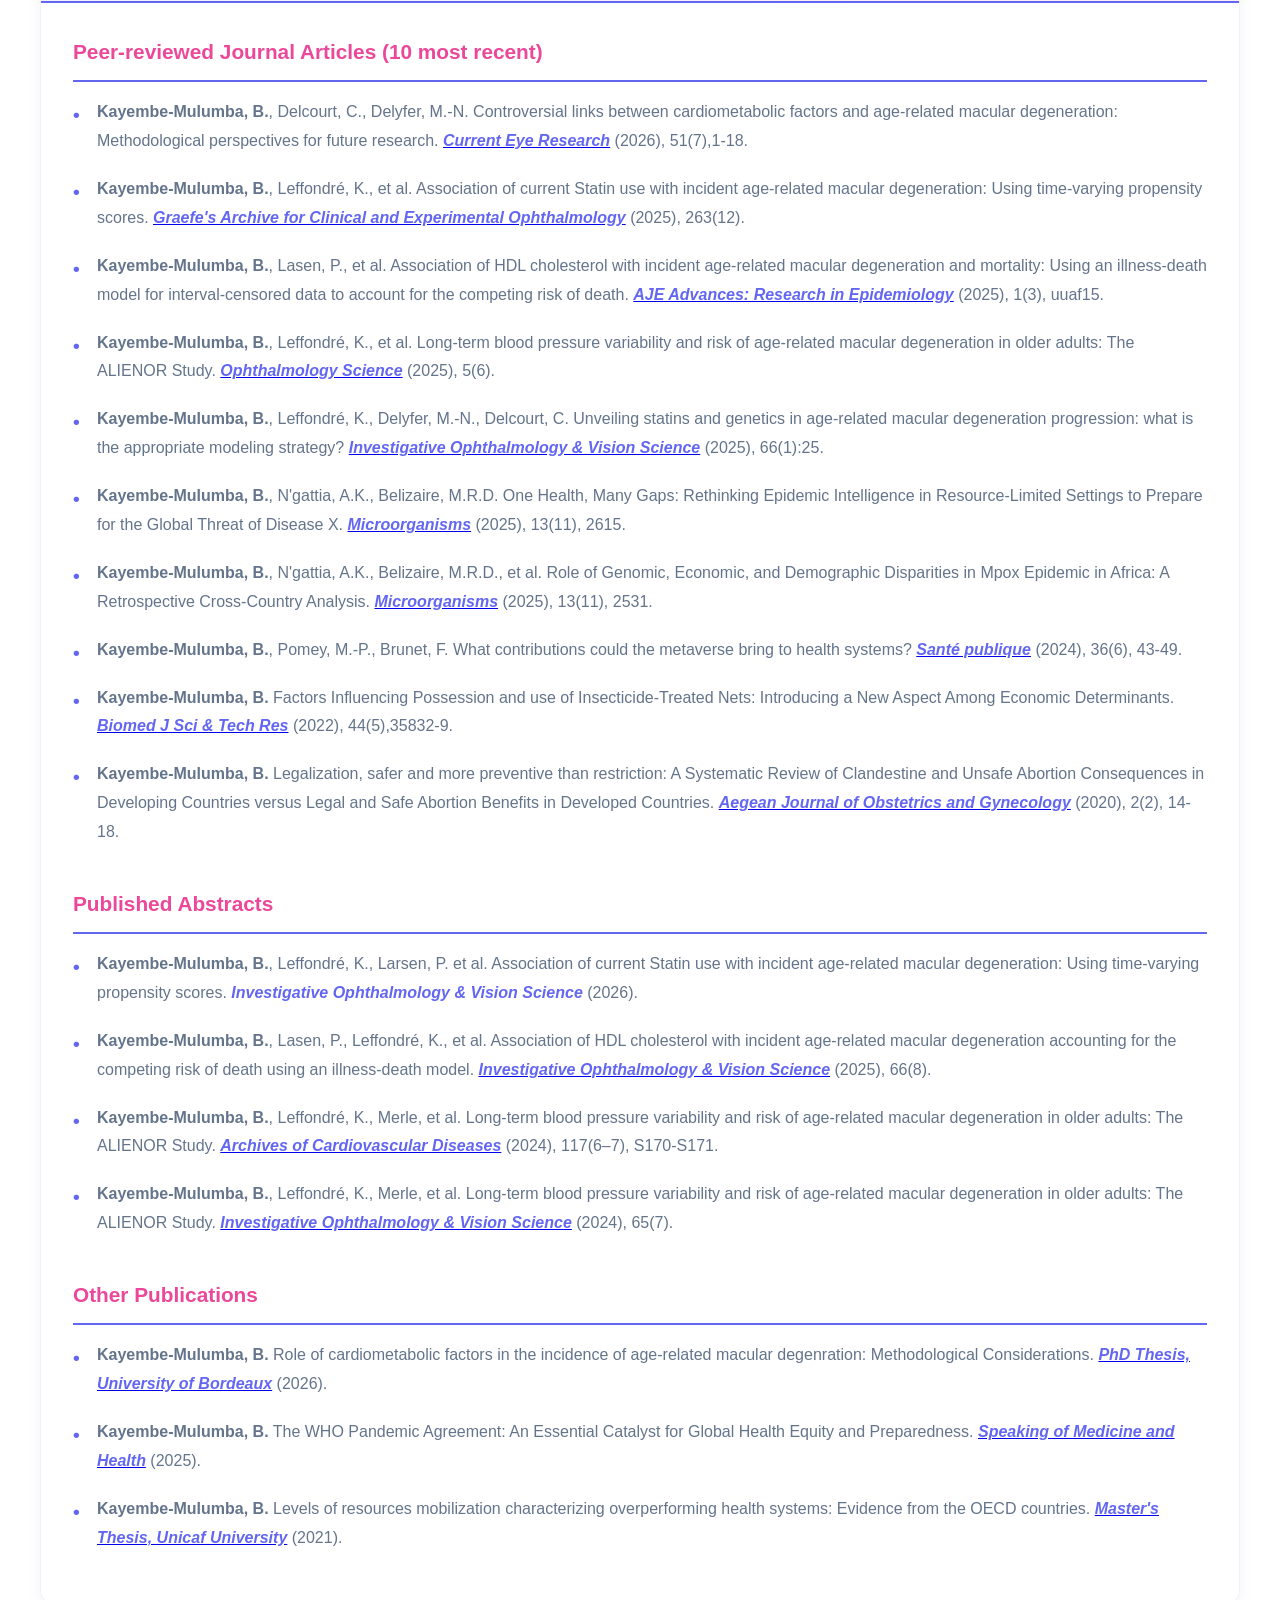
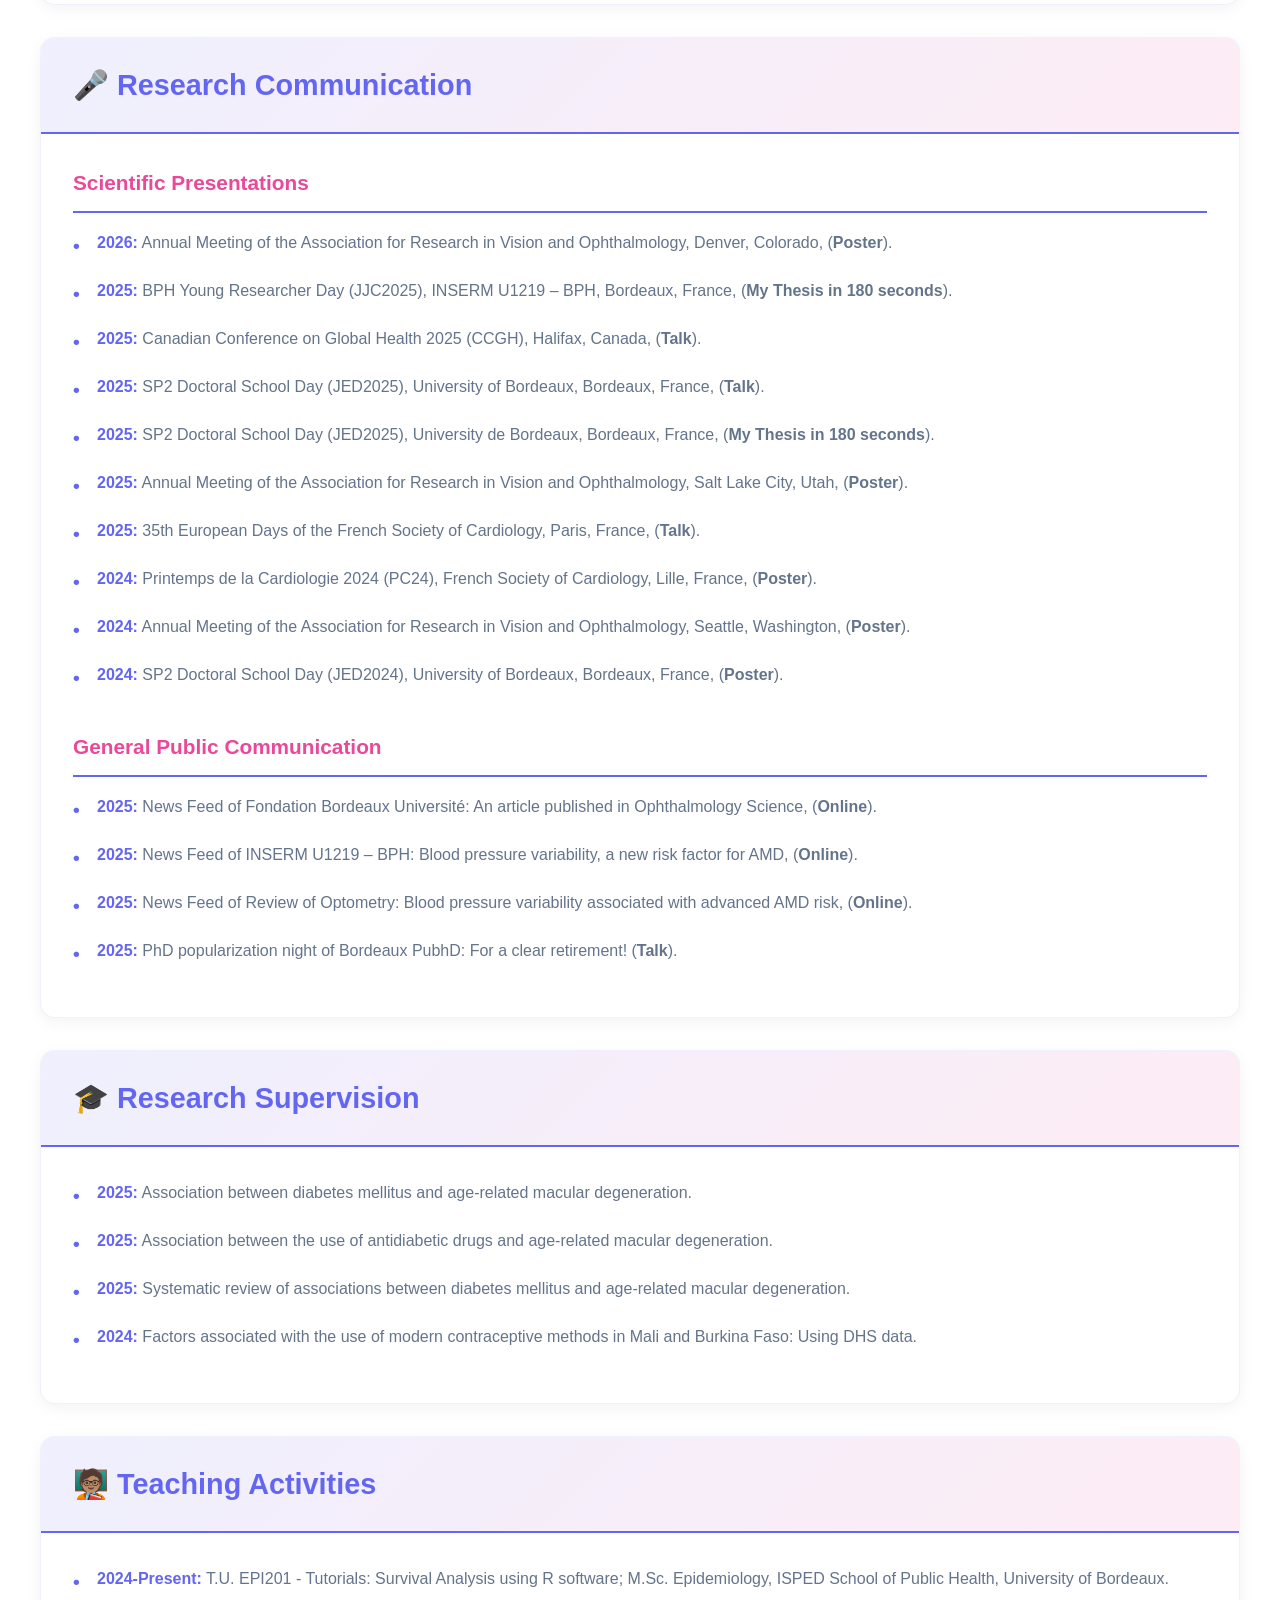
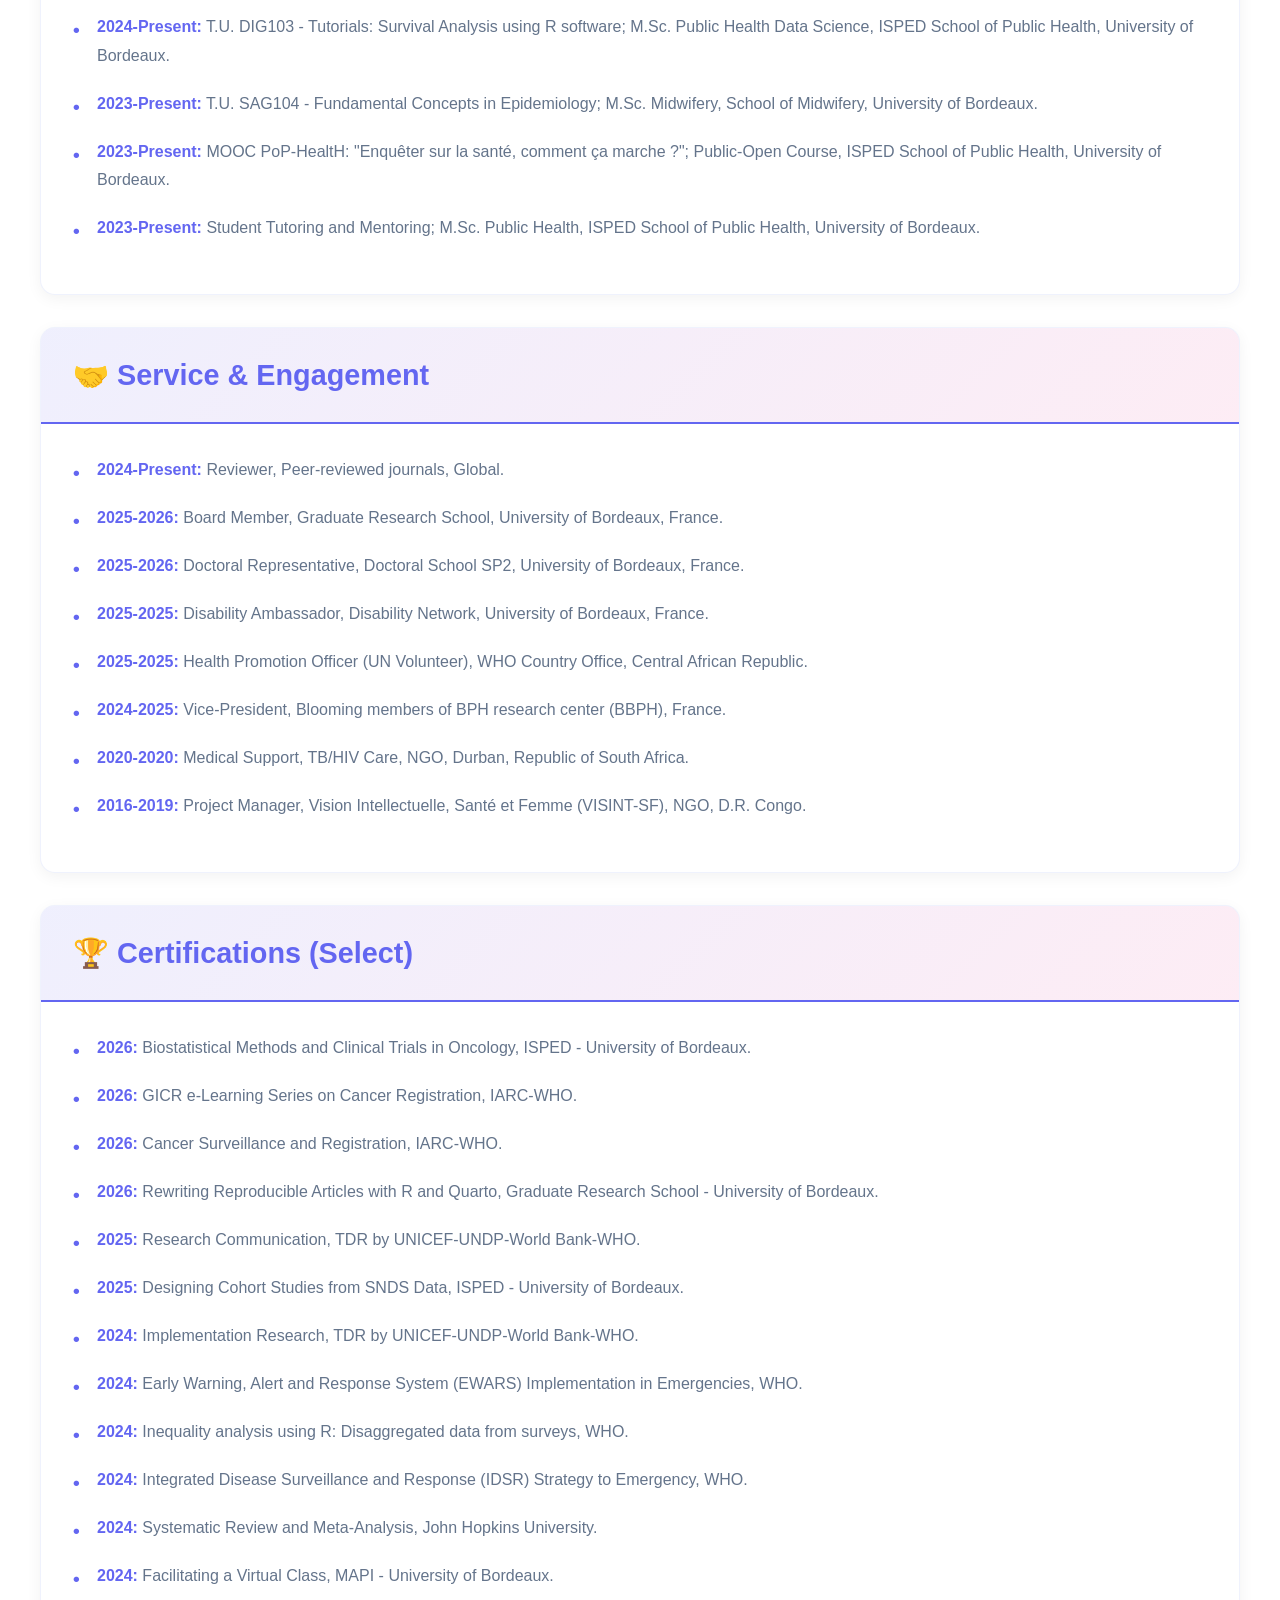
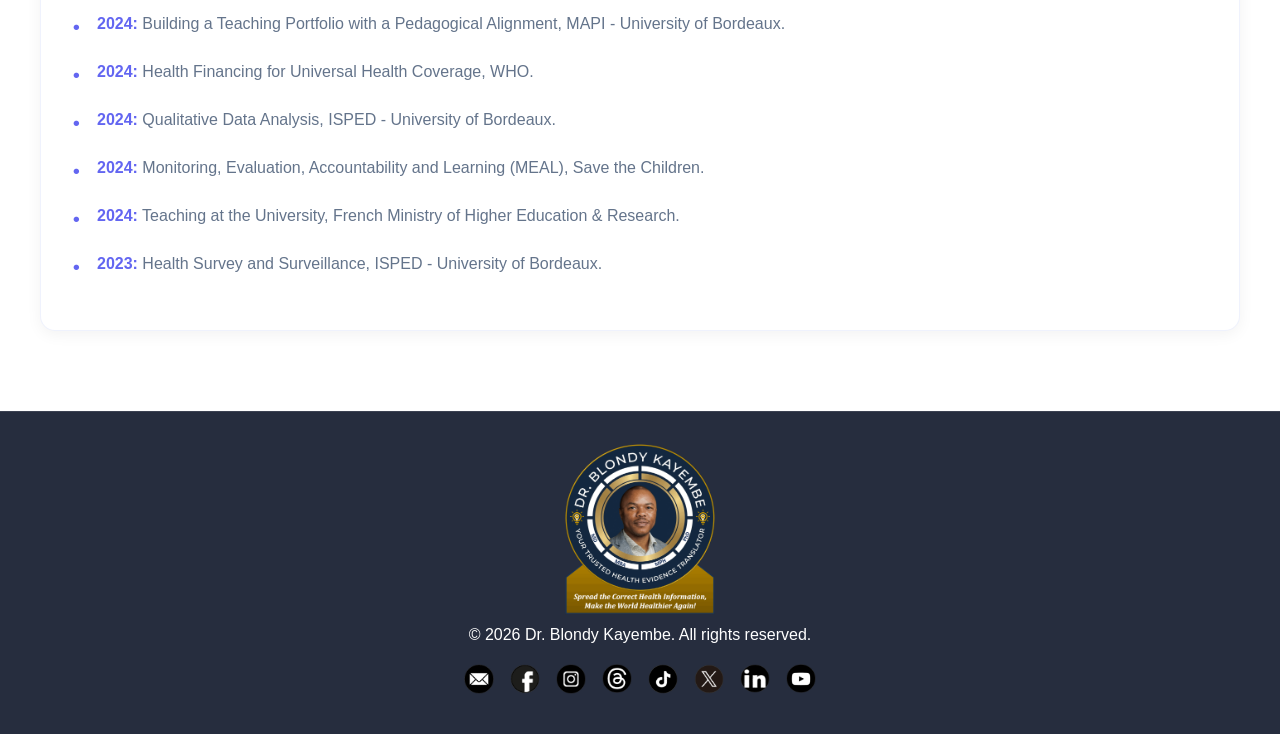
<file: profile.html>
<!DOCTYPE html>
<html lang="en">
<head>
    <meta charset="UTF-8">
    <meta name="viewport" content="width=device-width, initial-scale=1.0">
    <title>Profile - Dr. Blondy Kayembe</title>
    <link rel="stylesheet" href="styles.css">
</head>
<body>
    <nav class="navbar">
        <div class="nav-container">
            <a href="index.html" class="logo">Dr. Blondy Kayembe</a>
            <ul class="nav-menu">
                <li><a href="index.html">Home</a></li>
                <li><a href="about.html">About</a></li>
                <li><a href="profile.html" class="active">Profile</a></li>
                <li><a href="contents.html">Contents</a></li>
                <li><a href="contact.html">Contact</a></li>
            </ul>
        </div>
    </nav>

    <section class="page-header">
        <h1>My Professional Profile</h1>
        <p class="page-subtitle">Education, Experience, Publications & Engagement</p>
    </section>

    <section class="profile-section">
        <div class="profile-main-container">
            <!-- Professional Profile -->
            <div class="profile-card">
                <div class="card-header">
                    <h2 class="section-title">👨🏾‍⚕️ Profile Summary</h2>
                </div>
                <div class="card-content">
                    <p>Medical doctor and epidemiologist with a PhD in Epidemiology from the University of Bordeaux and 
						multidisciplinary training in public health, health economics, and health management. 
						Experienced in integrating large-scale epidemiological and real-world datasets, applying advanced 
						statistical and machine-learning methods in R, and translating findings into evidence for disease 
						prevention and health policy. Research spans chronic diseases, emerging infectious diseases, and 
						global health, resulting in over 10 first-author peer-reviewed publications and contributions to 
						international collaborative projects. Recognized for scientific leadership, teaching, and 
						multidisciplinary collaboration, with a strong commitment to population health research, 
						communication and implementation.
					</p>
                </div>
			</div>
                
            <!-- Education Section -->
            <div class="profile-card">
                <div class="card-header">
                    <h2 class="section-title">📚 Education</h2>
                </div>
                <div class="card-content">
                    <div class="education-item">
                        <div class="degree-badge">2026</div>
                        <div class="degree-info">
                            <h3>PhD in Public Health / Epidemiology</h3>
                            <p class="institution">Graduate Research School, University of Bordeaux</p>
                            <p class="location">France</p>
                        </div>
                    </div>

                    <div class="education-item">
                        <div class="degree-badge">2025</div>
                        <div class="degree-info">
                            <h3>Postgraduate Diploma in Health Economic Evaluation</h3>
                            <p class="institution">ISPED School of Public Health, University of Bordeaux</p>
                            <p class="location">France</p>
                        </div>
                    </div> 

                    <div class="education-item">
                        <div class="degree-badge">2024</div>
                        <div class="degree-info">
                            <h3>Master Certification in Management of Expanded Program on Immunization (EPI)</h3>
                            <p class="institution">World Health Organization</p>
                            <p class="location">Switzerland</p>
                        </div>
                    </div> 

                    <div class="education-item">
                        <div class="degree-badge">2023</div>
                        <div class="degree-info">
                            <h3>MSc in Epidemiology</h3>
                            <p class="institution">ISPED School of Public Health, University of Bordeaux</p>
                            <p class="location">France</p>
                        </div>
                    </div>

                    <div class="education-item">
                        <div class="degree-badge">2021</div>
                        <div class="degree-info">
                            <h3>Master of Public Health</h3>
                            <p class="institution">ESPUM School of Public Health, University of Montreal</p>
                            <p class="location">Canada</p>
                        </div>
                    </div>

                    <div class="education-item">
                        <div class="degree-badge">2021</div>
                        <div class="degree-info">
                            <h3>Master of Business Administration - Health Management</h3>
                            <p class="institution">Business School, Unicaf University</p>
                            <p class="location">Zambia</p>
                        </div>
                    </div>

                    <div class="education-item">
                        <div class="degree-badge">2019</div>
                        <div class="degree-info">
                            <h3>Bachelor of Medicine and Bachelor of Surgery</h3>
                            <p class="institution">School of Medicine, University of Kinshasa</p>
                            <p class="location">D.R. Congo</p>
                        </div>
                    </div>
                </div>
            </div>

            <!-- Work Experience Section -->
            <div class="profile-card">
                <div class="card-header">
                    <h2 class="section-title">💼 Work Experience</h2>
                </div>
                <div class="card-content">
                    <div class="work-item">
                        <div class="work-period">2026 - Present</div>
                        <div class="work-info">
                            <h3>Founder</h3>
                            <p class="work-company">Dr. Blondy Kayembe - Your Trusted Health Evidence Translator</p>
                            <p class="work-location">Global</p>
                        </div>
                    </div>

                    <div class="work-item">
                        <div class="work-period">2023 - Present</div>
                        <div class="work-info">
                            <h3>Public Health Advisor</h3>
                            <p class="work-company">Freelance - Self-employment</p>
                            <p class="work-location">Global</p>
                        </div>
                    </div>

                    <div class="work-item">
                        <div class="work-period">2023 - 2026</div>
                        <div class="work-info">
                            <h3>Doctoral Researcher</h3>
                            <p class="work-company">Bordeaux Population Health research center – INSERM U1219</p>
                            <p class="work-location">Bordeaux, France</p>
                        </div>
                    </div>

                    <div class="work-item">
                        <div class="work-period">2023 - 2023</div>
                        <div class="work-info">
                            <h3>Epidemiology Intern</h3>
                            <p class="work-company">Bordeaux Population Health research center – INSERM U1219</p>
                            <p class="work-location">Bordeaux, France</p>
                        </div>
                    </div>

                    <div class="work-item">
                        <div class="work-period">2021 - 2023</div>
                        <div class="work-info">
                            <h3>Partnerships Lead</h3>
                            <p class="work-company">National Accident Control Program – Ministry of Health</p>
                            <p class="work-location">Kinshasa, D.R. Congo</p>
                        </div>
                    </div>

                    <div class="work-item">
                        <div class="work-period">2019 - 2021</div>
                        <div class="work-info">
                            <h3>Prevention Medical Officer</h3>
                            <p class="work-company">MedAid Clinic</p>
                            <p class="work-location">Kinshasa, D.R. Congo</p>
                        </div>
                    </div> 

                    <div class="work-item">
                        <div class="work-period">2017 - 2019</div>
                        <div class="work-info">
                            <h3>Medical Intern</h3>
                            <p class="work-company">Kinshasa University Hospital – University of Kinshasa</p>
                            <p class="work-location">Kinshasa, D.R. Congo</p>
                        </div>
                    </div>
                </div>
            </div>

            <!-- Publications Section -->
            <div class="profile-card">
                <div class="card-header">
                    <h2 class="section-title">📖 Publications</h2>
                </div>
                <div class="card-content">
                    <!-- Peer-reviewed Journal Articles -->
                    <div class="publication-subsection">
                        <h3 class="subsection-title">Peer-reviewed Journal Articles (10 most recent)</h3>
                        <ul class="publication-list">
                            <li><b>Kayembe-Mulumba, B.</b>, Delcourt, C., Delyfer, M.-N. Controversial links between cardiometabolic factors and age-related macular degeneration: Methodological perspectives for future research. 
                                <a href="https://doi.org/10.1080/02713683.2026.2678294" target="_blank"><strong><i>Current Eye Research</i></strong></a> (2026), 51(7),1-18.</li>
                            <li><b>Kayembe-Mulumba, B.</b>, Leffondré, K., et al. Association of current Statin use with incident age-related macular degeneration: Using time-varying propensity scores. 
                                <a href="https://doi.org/10.1007/s00417-025-07062-7" target="_blank"><strong><i>Graefe's Archive for Clinical and Experimental Ophthalmology</i></strong></a> (2025), 263(12).</li>
                            <li><b>Kayembe-Mulumba, B.</b>, Lasen, P., et al. Association of HDL cholesterol with incident age-related macular degeneration and mortality: Using an illness-death model for interval-censored data 
                                to account for the competing risk of death. 
                                <a href="https://doi.org/10.1093/ajeadv/uuaf015" target="_blank"><strong><i>AJE Advances: Research in Epidemiology</i></strong></a> (2025), 1(3), uuaf15.</li>
                            <li><b>Kayembe-Mulumba, B.</b>, Leffondré, K., et al. Long-term blood pressure variability and risk of age-related macular degeneration in older adults: The ALIENOR Study. 
                                <a href="https://doi.org/10.1016/j.xops.2025.100878" target="_blank"><strong><i>Ophthalmology Science</i></strong></a> (2025), 5(6).</li>
                            <li><b>Kayembe-Mulumba, B.</b>, Leffondré, K., Delyfer, M.-N., Delcourt, C. Unveiling statins and genetics in age-related macular degeneration progression: what is the appropriate modeling strategy? 
                                <a href="https://doi.org/10.1167/iovs.66.1.25" target="_blank"><strong><i>Investigative Ophthalmology & Vision Science</i></strong></a> (2025), 66(1):25.</li>
                            <li><b>Kayembe-Mulumba, B.</b>, N'gattia, A.K., Belizaire, M.R.D. One Health, Many Gaps: Rethinking Epidemic Intelligence in Resource-Limited Settings to Prepare for the Global Threat of Disease X. 
                                <a href="https://doi.org/10.3390/microorganisms13112615" target="_blank"><strong><i>Microorganisms</i></strong></a> (2025), 13(11), 2615.</li>
                            <li><b>Kayembe-Mulumba, B.</b>, N'gattia, A.K., Belizaire, M.R.D., et al. Role of Genomic, Economic, and Demographic Disparities in Mpox Epidemic in Africa: A Retrospective Cross-Country Analysis. 
                                <a href="https://doi.org/10.3390/microorganisms13112531" target="_blank"><strong><i>Microorganisms</i></strong></a> (2025), 13(11), 2531.</li>
                            <li><b>Kayembe-Mulumba, B.</b>, Pomey, M.-P., Brunet, F. What contributions could the metaverse bring to health systems? 
                                <a href="https://doi.org/10.3917/spub.246.0043" target="_blank"><strong><i>Santé publique</i></strong></a> (2024), 36(6), 43-49.</li>
                            <li><b>Kayembe-Mulumba, B.</b> Factors Influencing Possession and use of Insecticide-Treated Nets: Introducing a New Aspect Among Economic Determinants. 
                                <a href="https://doi.org/10.26717/BJSTR.2022.44.007103" target="_blank"><strong><i>Biomed J Sci & Tech Res</i></strong></a> (2022), 44(5),35832-9.</li>
                            <li><b>Kayembe-Mulumba, B.</b> Legalization, safer and more preventive than restriction: A Systematic Review of Clandestine and Unsafe Abortion Consequences in Developing Countries versus Legal and 
                                Safe Abortion Benefits in Developed Countries. 
                                <a href="https://doi.org/10.46328/aejog.v2i2.37" target="_blank"><strong><i>Aegean Journal of Obstetrics and Gynecology</i></strong></a> (2020), 2(2), 14-18.</li>
                        </ul>
                    </div>

                    <!-- Published Abstracts -->
                    <div class="publication-subsection">
                        <h3 class="subsection-title">Published Abstracts</h3>
                        <ul class="publication-list">
                            <li><b>Kayembe-Mulumba, B.</b>, Leffondré, K., Larsen, P. et al. Association of current Statin use with incident age-related macular degeneration: Using time-varying propensity scores. 
                                <strong><i>Investigative Ophthalmology & Vision Science</i></strong> (2026).</li>
                            <li><b>Kayembe-Mulumba, B.</b>, Lasen, P., Leffondré, K., et al. Association of HDL cholesterol with incident age-related macular degeneration accounting for the competing risk of death using an illness-death model. 
                                <a href="https://iovs.arvojournals.org/article.aspx?articleid=2805544" target="_blank"><strong><i>Investigative Ophthalmology & Vision Science</i></strong></a> (2025), 66(8).</li>
                            <li><b>Kayembe-Mulumba, B.</b>, Leffondré, K., Merle, et al. Long-term blood pressure variability and risk of age-related macular degeneration in older adults: The ALIENOR Study. 
                                <a href="https://doi.org/10.1016/j.acvd.2024.05.020" target="_blank"><strong><i>Archives of Cardiovascular Diseases</i></strong></a> (2024), 117(6–7), S170-S171.</li>
                            <li><b>Kayembe-Mulumba, B.</b>, Leffondré, K., Merle, et al. Long-term blood pressure variability and risk of age-related macular degeneration in older adults: The ALIENOR Study. 
                                <a href="https://iovs.arvojournals.org/article.aspx?articleid=2796841" target="_blank"><strong><i>Investigative Ophthalmology & Vision Science</i></strong></a> (2024), 65(7).</li>
                        </ul>
                    </div>

                    <!-- Other Publications -->
                    <div class="publication-subsection">
                        <h3 class="subsection-title">Other Publications</h3>
                        <ul class="publication-list">
                            <li><b>Kayembe-Mulumba, B.</b> Role of cardiometabolic factors in the incidence of age-related macular degenration: Methodological Considerations. 
                                <a href="https://theses.fr/2026BORD0040" target="_blank"><strong><i>PhD Thesis, University of Bordeaux</i></strong></a> (2026).</li>
                            <li><b>Kayembe-Mulumba, B.</b> The WHO Pandemic Agreement: An Essential Catalyst for Global Health Equity and Preparedness. 
                                <a href="https://speakingofmedicine.plos.org/2025/06/17/the-who-pandemic-agreement-an-essential-catalyst-for-global-health-equity-and-preparedness/" target="_blank">
                                    <strong><i>Speaking of Medicine and Health</i></strong></a> (2025).</li>
                            <li><b>Kayembe-Mulumba, B.</b> Levels of resources mobilization characterizing overperforming health systems: Evidence from the OECD countries. 
                                <a href="https://cdn.unicaf.org/websites/unicaf/wp-content/uploads/2022/10/Blondy_Kayembe_Mulumba_thesis.pdf" target="_blank"><strong><i>Master's Thesis, Unicaf University</i></strong></a> (2021).</li>
                        </ul>
                    </div>
                </div>
            </div>

            <!-- Research Communication Section -->
            <div class="profile-card">
                <div class="card-header">
                    <h2 class="section-title">🎤 Research Communication</h2>
                </div>
                <div class="card-content">
                    <!-- Scientific Presentations -->
                    <div class="publication-subsection">
                        <h3 class="subsection-title">Scientific Presentations</h3>
                        <ul class="publication-list">
                            <li><strong>2026:</strong> Annual Meeting of the Association for Research in Vision and Ophthalmology, Denver, Colorado, (<b>Poster</b>).</li>
                            <li><strong>2025:</strong> BPH Young Researcher Day (JJC2025), INSERM U1219 – BPH, Bordeaux, France, (<b>My Thesis in 180 seconds</b>).</li>
                            <li><strong>2025:</strong> Canadian Conference on Global Health 2025 (CCGH), Halifax, Canada, (<b>Talk</b>).</li>
                            <li><strong>2025:</strong> SP2 Doctoral School Day (JED2025), University of Bordeaux, Bordeaux, France, (<b>Talk</b>).</li>
                            <li><strong>2025:</strong> SP2 Doctoral School Day (JED2025), University de Bordeaux, Bordeaux, France, (<b>My Thesis in 180 seconds</b>).</li>
                            <li><strong>2025:</strong> Annual Meeting of the Association for Research in Vision and Ophthalmology, Salt Lake City, Utah, (<b>Poster</b>).</li>
                            <li><strong>2025:</strong> 35th European Days of the French Society of Cardiology, Paris, France, (<b>Talk</b>).</li>
                            <li><strong>2024:</strong> Printemps de la Cardiologie 2024 (PC24), French Society of Cardiology, Lille, France, (<b>Poster</b>).</li>
                            <li><strong>2024:</strong> Annual Meeting of the Association for Research in Vision and Ophthalmology, Seattle, Washington, (<b>Poster</b>).</li>
                            <li><strong>2024:</strong> SP2 Doctoral School Day (JED2024), University of Bordeaux, Bordeaux, France, (<b>Poster</b>).</li>
                        </ul>
                    </div>

                    <!-- General Public Communication -->
                    <div class="publication-subsection">
                        <h3 class="subsection-title">General Public Communication</h3>
                        <ul class="publication-list">
                            <li><strong>2025:</strong> News Feed of Fondation Bordeaux Université: An article published in Ophthalmology Science, (<b>Online</b>).</li>
                            <li><strong>2025:</strong> News Feed of INSERM U1219 – BPH: Blood pressure variability, a new risk factor for AMD, (<b>Online</b>).</li>
                            <li><strong>2025:</strong> News Feed of Review of Optometry: Blood pressure variability associated with advanced AMD risk, (<b>Online</b>).</li>
                            <li><strong>2025:</strong> PhD popularization night of Bordeaux PubhD: For a clear retirement! (<b>Talk</b>).</li>
                        </ul>
                    </div>
                </div>
            </div>

            <!-- Research Supervision Section -->
            <div class="profile-card">
                <div class="card-header">
                    <h2 class="section-title">🎓 Research Supervision</h2>
                </div>
                <div class="card-content">
                    <ul class="publication-list">
                        <li><strong>2025:</strong> Association between diabetes mellitus and age-related macular degeneration.</li>
                        <li><strong>2025:</strong> Association between the use of antidiabetic drugs and age-related macular degeneration.</li>
                        <li><strong>2025:</strong> Systematic review of associations between diabetes mellitus and age-related macular degeneration.</li>
                        <li><strong>2024:</strong> Factors associated with the use of modern contraceptive methods in Mali and Burkina Faso: Using DHS data.</li>
                    </ul>
                </div>
            </div>

            <!-- Teaching Activities Section -->
            <div class="profile-card">
                <div class="card-header">
                    <h2 class="section-title">🧑🏽‍🏫 Teaching Activities</h2>
                </div>
                <div class="card-content">
                    <ul class="publication-list">
                        <li><strong>2024-Present:</strong> T.U. EPI201 - Tutorials: Survival Analysis using R software; 
                                                            M.Sc. Epidemiology, ISPED School of Public Health, University of Bordeaux.</li>
                        <li><strong>2024-Present:</strong> T.U. DIG103 - Tutorials: Survival Analysis using R software; 
                                                            M.Sc. Public Health Data Science, ISPED School of Public Health, University of Bordeaux.</li>
                        <li><strong>2023-Present:</strong> T.U. SAG104 - Fundamental Concepts in Epidemiology; 
                                                            M.Sc. Midwifery, School of Midwifery, University of Bordeaux.</li>
                        <li><strong>2023-Present:</strong> MOOC PoP-HealtH: "Enquêter sur la santé, comment ça marche ?"; 
                                                            Public-Open Course, ISPED School of Public Health, University of Bordeaux.</li>
                        <li><strong>2023-Present:</strong> Student Tutoring and Mentoring; 
                                                            M.Sc. Public Health, ISPED School of Public Health, University of Bordeaux.</li>
                    </ul>
                </div>
            </div>

            <!-- Service & Engagement Section -->
            <div class="profile-card">
                <div class="card-header">
                    <h2 class="section-title">🤝 Service & Engagement</h2>
                </div>
                <div class="card-content">
                    <ul class="publication-list">
                        <li><strong>2024-Present:</strong> Reviewer, Peer-reviewed journals, Global.</li>
                        <li><strong>2025-2026:</strong> Board Member, Graduate Research School, University of Bordeaux, France.</li>
                        <li><strong>2025-2026:</strong> Doctoral Representative, Doctoral School SP2, University of Bordeaux, France.</li>
                        <li><strong>2025-2025:</strong> Disability Ambassador, Disability Network, University of Bordeaux, France.</li>
                        <li><strong>2025-2025:</strong> Health Promotion Officer (UN Volunteer), WHO Country Office, Central African Republic.</li>
                        <li><strong>2024-2025:</strong> Vice-President, Blooming members of BPH research center (BBPH), France.</li>
                        <li><strong>2020-2020:</strong> Medical Support, TB/HIV Care, NGO, Durban, Republic of South Africa.</li>
                        <li><strong>2016-2019:</strong> Project Manager, Vision Intellectuelle, Santé et Femme (VISINT-SF), NGO, D.R. Congo.</li>
                    </ul>
                </div>
            </div>

            <!-- Certifications Section -->
            <div class="profile-card">
                <div class="card-header">
                    <h2 class="section-title">🏆 Certifications (Select)</h2>
                </div>
                <div class="card-content">
                    <ul class="publication-list">
                        <li><strong>2026:</strong> Biostatistical Methods and Clinical Trials in Oncology, ISPED - University of Bordeaux.</li>
                        <li><strong>2026:</strong> GICR e-Learning Series on Cancer Registration, IARC-WHO.</li>
                        <li><strong>2026:</strong> Cancer Surveillance and Registration, IARC-WHO.</li>
                        <li><strong>2026:</strong> Rewriting Reproducible Articles with R and Quarto, Graduate Research School - University of Bordeaux.</li>
                        <li><strong>2025:</strong> Research Communication, TDR by UNICEF-UNDP-World Bank-WHO.</li>
                        <li><strong>2025:</strong> Designing Cohort Studies from SNDS Data, ISPED - University of Bordeaux.</li>
                        <li><strong>2024:</strong> Implementation Research, TDR by UNICEF-UNDP-World Bank-WHO.</li>
                        <li><strong>2024:</strong> Early Warning, Alert and Response System (EWARS) Implementation in Emergencies, WHO.</li>
                        <li><strong>2024:</strong> Inequality analysis using R: Disaggregated data from surveys, WHO.</li>
                        <li><strong>2024:</strong> Integrated Disease Surveillance and Response (IDSR) Strategy to Emergency, WHO.</li>
                        <li><strong>2024:</strong> Systematic Review and Meta-Analysis, John Hopkins University.</li>
                        <li><strong>2024:</strong> Facilitating a Virtual Class, MAPI - University of Bordeaux.</li>
                        <li><strong>2024:</strong> Building a Teaching Portfolio with a Pedagogical Alignment, MAPI - University of Bordeaux.</li>
                        <li><strong>2024:</strong> Health Financing for Universal Health Coverage, WHO.</li>
                        <li><strong>2024:</strong> Qualitative Data Analysis, ISPED - University of Bordeaux.</li>
                        <li><strong>2024:</strong> Monitoring, Evaluation, Accountability and Learning (MEAL), Save the Children.</li>
                        <li><strong>2024:</strong> Teaching at the University, French Ministry of Higher Education & Research.</li>
                        <li><strong>2023:</strong> Health Survey and Surveillance, ISPED - University of Bordeaux.</li>
                    </ul>
                </div>
            </div>
        </div>
    </section>

    <footer>
		<div style="display: flex; align-items: center; justify-content: center; gap: 10px;">
			<a><img src="/assets/logos/Final.Logo.2.gif" alt="Logo" style="width: 150px; height: auto"></a>
		</div>
        <p>&copy; 2026 Dr. Blondy Kayembe. All rights reserved.</p>
        <div class="footer-links">
            <p><a href="mailto:contact@drblondykayembe.com" target="_blank">
					<img src="/assets/logos/Mail.gif" alt="Mail" style="width: 30px; height: auto; cursor: pointer;"></a>
                <a href="https://www.facebook.com/drblondykayembe" target="_blank">
					<img src="/assets/logos/Facebook.gif" alt="Facebook" style="width: 30px; height: auto; cursor: pointer;"></a>
				<a href="https://www.instagram.com/@drblondykayembe" target="_blank">
					<img src="/assets/logos/Instagram2.gif" alt="Instagram" style="width: 30px; height: auto; cursor: pointer;"></a>
				<a href="https://www.threads.com/@drblondykayembe" target="_blank">
					<img src="/assets/logos/Threads2.gif" alt="Threads" style="width: 30px; height: auto; cursor: pointer;"></a>
				<a href="https://www.tiktok.com/@drblondykayembe" target="_blank">
					<img src="/assets/logos/TikTok.gif" alt="TikTok" style="width: 30px; height: auto; cursor: pointer;"></a>
				<a href="https://www.x.com/drblondykayembe" target="_blank">
					<img src="/assets/logos/Twitter.gif" alt="Twitter" style="width: 30px; height: auto; cursor: pointer;"></a>
				<a href="https://www.linkedin.com/in/drblondykayembe" target="_blank">
					<img src="/assets/logos/LinkedIn2.gif" alt="LinkedIn" style="width: 30px; height: auto; cursor: pointer;"></a>
				<a href="https://www.youtube.com/@drblondykayembe" target="_blank">
					<img src="/assets/logos/YouTube2.gif" alt="YouTube" style="width: 30px; height: auto; cursor: pointer;"></a>
            </p>
        </div>
    </footer>
</body>
</html>
</file>
<file: styles.css>
* {
    margin: 0;
    padding: 0;
    box-sizing: border-box;
}

:root {
    --primary-color: #6366f1;
    --secondary-color: #ec4899;
    --accent-color: #f59e0b;
    --dark-bg: #0f172a;
    --light-bg: #f8fafc;
    --text-dark: #1e293b;
    --text-light: #64748b;
    --border-color: #e2e8f0;
}

body {
    font-family: 'Segoe UI', Tahoma, Geneva, Verdana, sans-serif;
    background: linear-gradient(135deg, #667eea 0%, #764ba2 100%);
    background-attachment: fixed;
    color: var(--text-dark);
    line-height: 1.6;
    overflow-x: hidden;
}

/* Navigation */
.navbar {
    background: rgba(255, 255, 255, 0.95);
    backdrop-filter: blur(10px);
    padding: 1rem 0;
    position: sticky;
    top: 0;
    z-index: 1000;
    box-shadow: 0 4px 6px rgba(0, 0, 0, 0.1);
}

.nav-container {
    max-width: 1200px;
    margin: 0 auto;
    padding: 0 2rem;
    display: flex;
    justify-content: space-between;
    align-items: center;
}

.logo {
    font-size: 1.5rem;
    font-weight: 700;
    background: linear-gradient(135deg, var(--primary-color), var(--secondary-color));
    -webkit-background-clip: text;
    -webkit-text-fill-color: transparent;
    background-clip: text;
    text-decoration: none;
    letter-spacing: -0.5px;
}

.nav-menu {
    display: flex;
    list-style: none;
    gap: 2rem;
}

.nav-menu a {
    text-decoration: none;
    color: var(--text-dark);
    font-weight: 500;
    transition: all 0.3s ease;
    position: relative;
}

.nav-menu a::after {
    content: '';
    position: absolute;
    width: 0;
    height: 2px;
    bottom: -5px;
    left: 0;
    background: linear-gradient(135deg, var(--primary-color), var(--secondary-color));
    transition: width 0.3s ease;
}

.nav-menu a:hover::after,
.nav-menu a.active::after {
    width: 100%;
}

/* Hero Section */
.hero {
    min-height: 90vh;
    display: flex;
    align-items: center;
    justify-content: center;
    position: relative;
    overflow: hidden;
    padding: 2rem;
}

.hero-content {
    z-index: 10;
    text-align: center;
    max-width: 800px;
}

.hero-title {
    font-size: 4rem;
    font-weight: 800;
    color: white;
    margin-bottom: 1rem;
    line-height: 1.2;
    text-shadow: 0 4px 6px rgba(0, 0, 0, 0.2);
    animation: fadeInUp 0.8s ease;
}

.hero-subtitle {
    font-size: 1.5rem;
    color: rgba(255, 255, 255, 0.9);
    margin-bottom: 2rem;
    animation: fadeInUp 0.8s ease 0.2s both;
}

.hero-buttons {
    display: flex;
    gap: 1rem;
    justify-content: center;
    flex-wrap: wrap;
    animation: fadeInUp 0.8s ease 0.4s both;
}

.hero-image {
    order: -1;
    flex: 1;
}

/* Buttons */
.btn {
    padding: 0.75rem 2rem;
    border-radius: 50px;
    text-decoration: none;
    font-weight: 600;
    transition: all 0.3s ease;
    border: none;
    cursor: pointer;
    font-size: 1rem;
    display: inline-block;
}

.btn-primary {
    background: linear-gradient(135deg, var(--primary-color), var(--secondary-color));
    color: white;
    box-shadow: 0 10px 25px rgba(99, 102, 241, 0.3);
}

.btn-primary:hover {
    transform: translateY(-2px);
    box-shadow: 0 15px 35px rgba(99, 102, 241, 0.4);
}

.btn-secondary {
    background: rgba(255, 255, 255, 0.2);
    color: white;
    border: 2px solid white;
    backdrop-filter: blur(10px);
}

.btn-secondary:hover {
    background: rgba(255, 255, 255, 0.3);
    transform: translateY(-2px);
}

/* Floating Shapes */
.hero-decoration {
    position: absolute;
    width: 100%;
    height: 100%;
    top: 0;
    left: 0;
    overflow: hidden;
}

.floating-shape {
    position: absolute;
    border-radius: 50%;
    opacity: 0.1;
}

.shape-1 {
    width: 300px;
    height: 300px;
    background: white;
    top: 10%;
    right: 10%;
    animation: float 6s ease-in-out infinite;
}

.shape-2 {
    width: 200px;
    height: 200px;
    background: white;
    bottom: 20%;
    left: 10%;
    animation: float 8s ease-in-out infinite 1s;
}

.shape-3 {
    width: 150px;
    height: 150px;
    background: white;
    top: 50%;
    right: 5%;
    animation: float 7s ease-in-out infinite 0.5s;
}

@keyframes float {
    0%, 100% { transform: translateY(0px); }
    50% { transform: translateY(-20px); }
}

@keyframes fadeInUp {
    from {
        opacity: 0;
        transform: translateY(30px);
    }
    to {
        opacity: 1;
        transform: translateY(0);
    }
}

/* Highlights Section */
.highlights {
    padding: 4rem 2rem;
    background: white;
}

.highlights-container {
    max-width: 1200px;
    margin: 0 auto;
    display: grid;
    grid-template-columns: repeat(auto-fit, minmax(250px, 1fr));
    gap: 2rem;
}

.highlight-card {
    background: linear-gradient(135deg, #667eea15, #764ba215);
    padding: 2rem;
    border-radius: 15px;
    text-align: center;
    transition: all 0.3s ease;
    border: 1px solid rgba(102, 126, 234, 0.1);
}

.highlight-card:hover {
    transform: translateY(-10px);
    box-shadow: 0 20px 40px rgba(102, 126, 234, 0.15);
}

.card-icon {
    font-size: 3rem;
    margin-bottom: 1rem;
}

.highlight-card h3 {
    color: var(--primary-color);
    margin-bottom: 0.5rem;
}

/* Page Header */
.page-header {
    padding: 4rem 2rem 2rem;
    text-align: center;
    color: white;
}

.page-header h1 {
    font-size: 3rem;
    margin-bottom: 0.5rem;
}

.page-subtitle {
    font-size: 1.2rem;
    opacity: 0.9;
}

/* Main Content Wrapper */
section:not(.hero):not(.highlights) {
    background: white;
    padding: 3rem 2rem;
}

/* About Section */
.about-container {
    max-width: 1200px;
    margin: 0 auto;
    display: grid;
    grid-template-columns: 1fr 1fr;
    gap: 4rem;
    align-items: center;
}

.about-text h2 {
    color: var(--primary-color);
    font-size: 2.5rem;
    margin-bottom: 1.5rem;
}

.about-text h3 {
    color: var(--secondary-color);
    margin-top: 2rem;
    margin-bottom: 1rem;
}

.about-text p {
    color: var(--text-light);
    margin-bottom: 1rem;
    line-height: 1.8;
}

.skills-list {
    list-style: none;
    display: grid;
    grid-template-columns: 1fr 1fr;
    gap: 1rem;
}

.skills-list li {
    background: linear-gradient(135deg, rgba(99, 102, 241, 0.1), rgba(236, 72, 153, 0.1));
    padding: 0.75rem 1rem;
    border-radius: 10px;
    border-left: 3px solid var(--primary-color);
}

.profile-container {
    position: relative;
    height: 400px;
    display: flex;
    align-items: center;
    justify-content: center;
}

.profile-shape {
    width: 250px;
    height: 250px;
    background: linear-gradient(135deg, var(--primary-color), var(--secondary-color));
    border-radius: 30px;
    box-shadow: 0 20px 60px rgba(99, 102, 241, 0.3);
    animation: profilePulse 3s ease-in-out infinite;
}

@keyframes profilePulse {
    0%, 100% { transform: scale(1); }
    50% { transform: scale(1.05); }
}

/* Contents Section */
.contents-container {
    max-width: 1200px;
    margin: 0 auto;
    display: grid;
    grid-template-columns: repeat(auto-fit, minmax(300px, 1fr));
    gap: 2rem;
}

.content-item {
    padding: 2rem;
    background: linear-gradient(135deg, #667eea15, #764ba215);
    border-radius: 15px;
    border-left: 4px solid var(--primary-color);
    transition: all 0.3s ease;
    position: relative;
    overflow: hidden;
}

.content-item::before {
    content: '';
    position: absolute;
    top: 0;
    right: 0;
    width: 100px;
    height: 100px;
    background: linear-gradient(135deg, var(--primary-color), var(--secondary-color));
    opacity: 0.1;
    border-radius: 50%;
}

.content-item:hover {
    transform: translateY(-10px);
    box-shadow: 0 20px 40px rgba(102, 126, 234, 0.15);
}

.content-number {
    font-size: 2.5rem;
    font-weight: 700;
    color: var(--primary-color);
    opacity: 0.2;
    position: absolute;
    top: 1rem;
    right: 1.5rem;
}

.content-item h3 {
    color: var(--primary-color);
    margin-bottom: 0.5rem;
    position: relative;
    z-index: 1;
}

.content-item p {
    color: var(--text-light);
    margin-bottom: 1.5rem;
    position: relative;
    z-index: 1;
}

.content-link {
    color: var(--secondary-color);
    text-decoration: none;
    font-weight: 600;
    transition: all 0.3s ease;
    display: inline-block;
    position: relative;
    z-index: 1;
}

.content-link::after {
    content: '';
    position: absolute;
    width: 0;
    height: 2px;
    bottom: -5px;
    left: 0;
    background: var(--secondary-color);
    transition: width 0.3s ease;
}

.content-link:hover::after {
    width: 100%;
}

/* CTA Section */
.cta-section {
    text-align: center;
    padding: 3rem 2rem;
    background: linear-gradient(135deg, var(--primary-color), var(--secondary-color));
    color: white;
}

.cta-section h2 {
    font-size: 2rem;
    margin-bottom: 0.5rem;
}

.cta-section p {
    font-size: 1.1rem;
    margin-bottom: 2rem;
    opacity: 0.9;
}

/* Contact Section */
.contact-container {
    max-width: 1200px;
    margin: 0 auto;
    display: grid;
    grid-template-columns: 1fr 1fr;
    gap: 4rem;
}

.contact-info h2 {
    color: var(--primary-color);
    font-size: 2rem;
    margin-bottom: 1rem;
}

.contact-info > p {
    color: var(--text-light);
    margin-bottom: 2rem;
    line-height: 1.8;
}

.contact-methods {
    display: flex;
    flex-direction: column;
    gap: 1.5rem;
}

.contact-method {
    padding: 1.5rem;
    background: linear-gradient(135deg, #667eea15, #764ba215);
    border-radius: 10px;
}

.method-icon {
    font-size: 2rem;
    margin-bottom: 0.5rem;
}

.contact-method h3 {
    color: var(--primary-color);
    margin-bottom: 0.5rem;
}

.contact-method p {
    color: var(--text-light);
}

.contact-method a {
    color: var(--secondary-color);
    text-decoration: none;
    font-weight: 600;
}

.contact-form {
    display: flex;
    flex-direction: column;
    gap: 1.5rem;
}

.form-group input,
.form-group textarea {
    width: 100%;
    padding: 0.75rem 1rem;
    border: 2px solid var(--border-color);
    border-radius: 10px;
    font-family: inherit;
    font-size: 1rem;
    transition: all 0.3s ease;
}

.form-group input:focus,
.form-group textarea:focus {
    outline: none;
    border-color: var(--primary-color);
    box-shadow: 0 0 0 3px rgba(99, 102, 241, 0.1);
}

/* Profile Section Styles */
.profile-section {
    background: white;
    padding: 3rem 2rem;
}

.profile-main-container {
    max-width: 1200px;
    margin: 0 auto;
}

.profile-card {
    background: white;
    border-radius: 15px;
    margin-bottom: 2rem;
    border: 1px solid rgba(102, 126, 234, 0.1);
    box-shadow: 0 4px 15px rgba(0, 0, 0, 0.05);
    overflow: hidden;
    transition: all 0.3s ease;
}

.profile-card:hover {
    box-shadow: 0 10px 30px rgba(102, 126, 234, 0.15);
}

.card-header {
    background: linear-gradient(135deg, rgba(99, 102, 241, 0.1), rgba(236, 72, 153, 0.1));
    padding: 1.5rem 2rem;
    border-bottom: 2px solid var(--primary-color);
}

.section-title {
    color: var(--primary-color);
    font-size: 1.8rem;
    margin: 0;
}

.card-content {
    padding: 2rem;
}

/* Education Items */
.education-item {
    display: flex;
    gap: 2rem;
    margin-bottom: 2rem;
    padding-bottom: 2rem;
    border-bottom: 1px solid var(--border-color);
}

.education-item:last-child {
    border-bottom: none;
    margin-bottom: 0;
    padding-bottom: 0;
}

.degree-badge {
    background: linear-gradient(135deg, var(--primary-color), var(--secondary-color));
    color: white;
    padding: 0.5rem 1rem;
    border-radius: 10px;
    font-weight: 700;
    min-width: 60px;
    text-align: center;
    height: fit-content;
}

.degree-info h3 {
    color: var(--primary-color);
    margin-bottom: 0.5rem;
}

.institution {
    color: var(--secondary-color);
    font-weight: 600;
    margin-bottom: 0.25rem;
}

.location {
    color: var(--text-light);
    font-size: 0.95rem;
    font-style: italic;
}

/* Work Experience Items */
.work-item {
    display: flex;
    gap: 2rem;
    margin-bottom: 2rem;
    padding-bottom: 2rem;
    border-bottom: 1px solid var(--border-color);
}

.work-item:last-child {
    border-bottom: none;
    margin-bottom: 0;
    padding-bottom: 0;
}

.work-period {
    background: linear-gradient(135deg, var(--accent-color), #fb923c);
    color: white;
    padding: 0.5rem 1rem;
    border-radius: 10px;
    font-weight: 700;
    min-width: 100px;
    text-align: center;
    height: fit-content;
}

.work-info h3 {
    color: var(--primary-color);
    margin-bottom: 0.5rem;
}

.work-company {
    color: var(--secondary-color);
    font-weight: 600;
    margin-bottom: 0.25rem;
}

.work-location {
    color: var(--text-light);
    font-size: 0.95rem;
    font-style: italic;
}

/* Publication Subsections */
.publication-subsection {
    margin-bottom: 2.5rem;
}

.publication-subsection:last-child {
    margin-bottom: 0;
}

.subsection-title {
    color: var(--secondary-color);
    font-size: 1.3rem;
    margin-bottom: 1rem;
    padding-bottom: 0.75rem;
    border-bottom: 2px solid var(--primary-color);
}

.publication-list {
    list-style: none;
    padding-left: 0;
}

.publication-list li {
    color: var(--text-light);
    line-height: 1.8;
    margin-bottom: 1.2rem;
    padding-left: 1.5rem;
    position: relative;
}

.publication-list li::before {
    content: '•';
    position: absolute;
    left: 0;
    color: var(--primary-color);
    font-weight: bold;
    font-size: 1.2rem;
}

.publication-list li strong {
    color: var(--primary-color);
}

/* Footer */
footer {
    background: rgba(15, 23, 42, 0.9);
    color: white;
    padding: 2rem;
    text-align: center;
    border-top: 1px solid rgba(255, 255, 255, 0.1);
}

.footer-links {
    margin-top: 1rem;
    display: flex;
    justify-content: center;
    gap: 2rem;
}

.footer-links a {
    color: var(--primary-color);
    text-decoration: none;
    transition: all 0.3s ease;
}

.footer-links a:hover {
    color: var(--secondary-color);
    text-decoration: underline;
}

.footer-links p {
    color: white;
    display: flex;
    flex-wrap: wrap;
    gap: 1rem;
    justify-content: center;
}

/* Responsive Design */
@media (max-width: 768px) {
    .hero-title {
        font-size: 2.5rem;
    }

    .hero-subtitle {
        font-size: 1.2rem;
    }

    .nav-menu {
        gap: 0.75rem;
        font-size: 0.9rem;
    }

    .about-container,
    .contact-container {
        grid-template-columns: 1fr;
    }

    .profile-shape {
        width: 200px;
        height: 200px;
    }

    .page-header h1 {
        font-size: 2rem;
    }

    .nav-menu {
        flex-wrap: wrap;
    }

    .education-item,
    .work-item {
        flex-direction: column;
        gap: 1rem;
    }

    .degree-badge,
    .work-period {
        min-width: auto;
        width: fit-content;
    }

    .section-title {
        font-size: 1.4rem;
    }

    .subsection-title {
        font-size: 1.1rem;
    }
}

/* ===== DARK MODE ===== */
html[data-theme="dark"] {
    --primary-color: #818cf8;
    --secondary-color: #ec4899;
    --accent-color: #fbbf24;
    --dark-bg: #0f172a;
    --light-bg: #1e293b;
    --text-dark: #f1f5f9;
    --text-light: #cbd5e1;
    --border-color: #334155;
}

html[data-theme="dark"] body {
    background: #0f172a;
    color: #f1f5f9;
}

html[data-theme="dark"] .navbar {
    background: rgba(15, 23, 42, 0.95);
}

html[data-theme="dark"] section:not(.hero):not(.highlights) {
    background: #1e293b;
}

html[data-theme="dark"] .content-card,
html[data-theme="dark"] .highlight-card,
html[data-theme="dark"] .contact-method,
html[data-theme="dark"] .modal-content {
    background: #1e293b;
    border-color: rgba(148, 163, 184, 0.2);
}

html[data-theme="dark"] input,
html[data-theme="dark"] textarea,
html[data-theme="dark"] select {
    background: #334155;
    color: #f1f5f9;
    border-color: #475569;
}

html[data-theme="dark"] input:focus,
html[data-theme="dark"] textarea:focus,
html[data-theme="dark"] select:focus {
    border-color: #818cf8;
}

/* Dark mode toggle button */
.dark-mode-toggle {
    background: none;
    border: none;
    font-size: 1.5rem;
    cursor: pointer;
    transition: transform 0.3s ease;
    padding: 0.5rem;
}

.dark-mode-toggle:hover {
    transform: scale(1.2);
}

/* ===== CONTENT DETAIL MODAL ===== */
.content-detail-modal-content {
    max-width: 900px;
    max-height: 90vh;
    overflow-y: auto;
}

.detail-header {
    padding: 2rem;
    background: linear-gradient(135deg, var(--primary-color), var(--secondary-color));
    color: white;
    border-radius: 15px 15px 0 0;
}

.detail-header h1 {
    margin: 0 0 1rem 0;
    font-size: 2rem;
}

.detail-meta {
    display: flex;
    gap: 1rem;
    flex-wrap: wrap;
}

.detail-date,
.detail-type {
    background: rgba(255, 255, 255, 0.2);
    padding: 0.5rem 1rem;
    border-radius: 20px;
    font-size: 0.9rem;
}

.detail-content {
    padding: 2rem;
}

/* Rating Section */
.rating-section,
.share-section,
.comments-section {
    margin-bottom: 2rem;
    padding-bottom: 2rem;
    border-bottom: 2px solid var(--border-color);
}

.rating-section h3,
.share-section h3,
.comments-section h3 {
    color: var(--primary-color);
    margin-bottom: 1rem;
}

.rating-display {
    display: flex;
    align-items: center;
    gap: 1rem;
}

.stars {
    display: flex;
    gap: 0.5rem;
}

.star {
    font-size: 2rem;
    cursor: pointer;
    color: #d1d5db;
    transition: all 0.2s ease;
}

.star:hover,
.star.active {
    color: var(--accent-color);
    transform: scale(1.2);
}

.star.filled {
    color: var(--accent-color);
}

.rating-text {
    color: var(--text-light);
    font-weight: 500;
}

/* Share Section */
.share-buttons {
    display: flex;
    gap: 1rem;
    flex-wrap: wrap;
}

.share-btn {
    width: 50px;
    height: 50px;
    border-radius: 50%;
    border: 2px solid var(--primary-color);
    background: white;
    color: var(--primary-color);
    cursor: pointer;
    font-weight: 700;
    font-size: 1.2rem;
    transition: all 0.3s ease;
    display: flex;
    align-items: center;
    justify-content: center;
}

.share-btn:hover {
    background: var(--primary-color);
    color: white;
    transform: translateY(-3px);
    box-shadow: 0 10px 25px rgba(99, 102, 241, 0.3);
}

.facebook-share:hover { border-color: #1877f2; }
.twitter-share:hover { border-color: #000000; }
.whatsapp-share:hover { border-color: #25d366; }
.linkedin-share:hover { border-color: #0a66c2; }
.email-share:hover { border-color: #ea4335; }
.copy-link:hover { border-color: #6366f1; }

html[data-theme="dark"] .share-btn {
    background: #334155;
}

html[data-theme="dark"] .share-btn:hover {
    background: var(--primary-color);
}

/* Comments Section */
.comment-form {
    display: flex;
    flex-direction: column;
    gap: 1rem;
    margin-bottom: 2rem;
    padding: 1.5rem;
    background: linear-gradient(135deg, #667eea15, #764ba215);
    border-radius: 10px;
}

.comment-input {
    padding: 1rem;
    border: 2px solid var(--border-color);
    border-radius: 8px;
    font-family: inherit;
    font-size: 1rem;
    resize: vertical;
}

.comment-input:focus {
    outline: none;
    border-color: var(--primary-color);
    box-shadow: 0 0 0 3px rgba(99, 102, 241, 0.1);
}

.comments-list {
    display: flex;
    flex-direction: column;
    gap: 1rem;
}

.comment {
    padding: 1.5rem;
    background: linear-gradient(135deg, #667eea08, #764ba208);
    border-left: 3px solid var(--primary-color);
    border-radius: 8px;
    animation: slideIn 0.3s ease;
}

.comment-header {
    display: flex;
    justify-content: space-between;
    align-items: center;
    margin-bottom: 0.5rem;
}

.comment-header strong {
    color: var(--primary-color);
}

.comment-date {
    color: var(--text-light);
    font-size: 0.85rem;
}

.comment-text {
    color: var(--text-dark);
    line-height: 1.6;
    margin: 0;
}

.no-comments {
    text-align: center;
    color: var(--text-light);
    padding: 2rem;
    font-style: italic;
}

/* Detail Actions */
.detail-actions {
    display: flex;
    gap: 1rem;
    margin-top: 2rem;
    padding-top: 2rem;
    border-top: 2px solid var(--border-color);
}

.detail-actions .btn {
    flex: 1;
}

/* ===== PRINT STYLES ===== */
.print-modal-content {
    max-width: 900px;
    max-height: 90vh;
    overflow-y: auto;
}

.print-header {
    display: flex;
    justify-content: space-between;
    align-items: center;
    padding: 2rem;
    border-bottom: 2px solid var(--border-color);
    gap: 1rem;
}

.print-header h1 {
    margin: 0;
    flex: 1;
    color: var(--primary-color);
}

.print-preview {
    padding: 2rem;
}

.print-content {
    background: white;
    padding: 2rem;
    border-radius: 10px;
}

.print-content h1 {
    color: var(--primary-color);
    margin-bottom: 1rem;
}

.print-meta {
    color: var(--text-light);
    margin-bottom: 2rem;
    padding-bottom: 1rem;
    border-bottom: 1px solid var(--border-color);
}

.print-content img {
    max-width: 100%;
    height: auto;
    margin: 2rem 0;
    border-radius: 8px;
}

.print-footer {
    margin-top: 3rem;
    padding-top: 2rem;
    border-top: 1px solid var(--border-color);
    text-align: center;
    color: var(--text-light);
    font-size: 0.9rem;
}

/* Print Preview Styles */
@media print {
    body {
        background: white;
    }

    .navbar,
    .content-controls,
    .filter-controls,
    .detail-actions,
    .card-actions,
    .print-header,
    .close,
    .favorite-btn,
    .share-buttons,
    .comment-form {
        display: none !important;
    }

    .print-modal-content,
    .content-detail-modal-content {
        margin: 0;
        padding: 0;
        max-width: 100%;
        max-height: 100%;
        box-shadow: none;
        border: none;
    }

    .modal {
        position: static;
        z-index: auto;
    }

    .print-content {
        page-break-inside: avoid;
        box-shadow: none;
        border: none;
        padding: 0;
    }

    .print-content img {
        page-break-inside: avoid;
        max-width: 100%;
    }
}

/* ===== SHARE MODAL ===== */
.share-modal-content {
    max-width: 500px;
}

.share-modal-content h2 {
    color: var(--primary-color);
    margin-top: 0;
}

.share-options {
    display: flex;
    flex-direction: column;
    gap: 2rem;
}

.share-option {
    padding: 1.5rem;
    background: linear-gradient(135deg, #667eea15, #764ba215);
    border-radius: 10px;
}

.share-option h4 {
    color: var(--secondary-color);
    margin-top: 0;
    margin-bottom: 1rem;
}

.copy-link-box {
    display: flex;
    gap: 1rem;
}

.share-link-input {
    flex: 1;
    padding: 0.75rem;
    border: 2px solid var(--border-color);
    border-radius: 8px;
    font-family: monospace;
    font-size: 0.9rem;
}

.qr-code-container {
    text-align: center;
    padding: 1rem;
    background: white;
    border-radius: 8px;
}

.qr-code-container canvas {
    max-width: 200px;
}

/* ===== CARD STATS ===== */
.card-stats {
    display: flex;
    gap: 1rem;
    margin-bottom: 1rem;
    color: var(--text-light);
    font-size: 0.9rem;
}

.stat {
    display: flex;
    align-items: center;
    gap: 0.25rem;
}

/* ===== RESPONSIVE ADJUSTMENTS ===== */
@media (max-width: 768px) {
    .detail-header {
        padding: 1.5rem;
    }

    .detail-header h1 {
        font-size: 1.5rem;
    }

    .detail-meta {
        flex-direction: column;
    }

    .detail-content {
        padding: 1rem;
    }

    .share-buttons {
        justify-content: space-around;
    }

    .print-header {
        flex-direction: column;
        align-items: flex-start;
    }

    .rating-section,
    .share-section,
    .comments-section {
        margin-bottom: 1.5rem;
        padding-bottom: 1.5rem;
    }

    .detail-actions {
        flex-direction: column;
    }

    .print-content {
        padding: 1rem;
    }
}

@media (max-width: 480px) {
    .share-btn {
        width: 40px;
        height: 40px;
        font-size: 1rem;
    }

    .star {
        font-size: 1.5rem;
    }

    .copy-link-box {
        flex-direction: column;
    }

    .share-link-input {
        width: 100%;
    }
}
</file>
